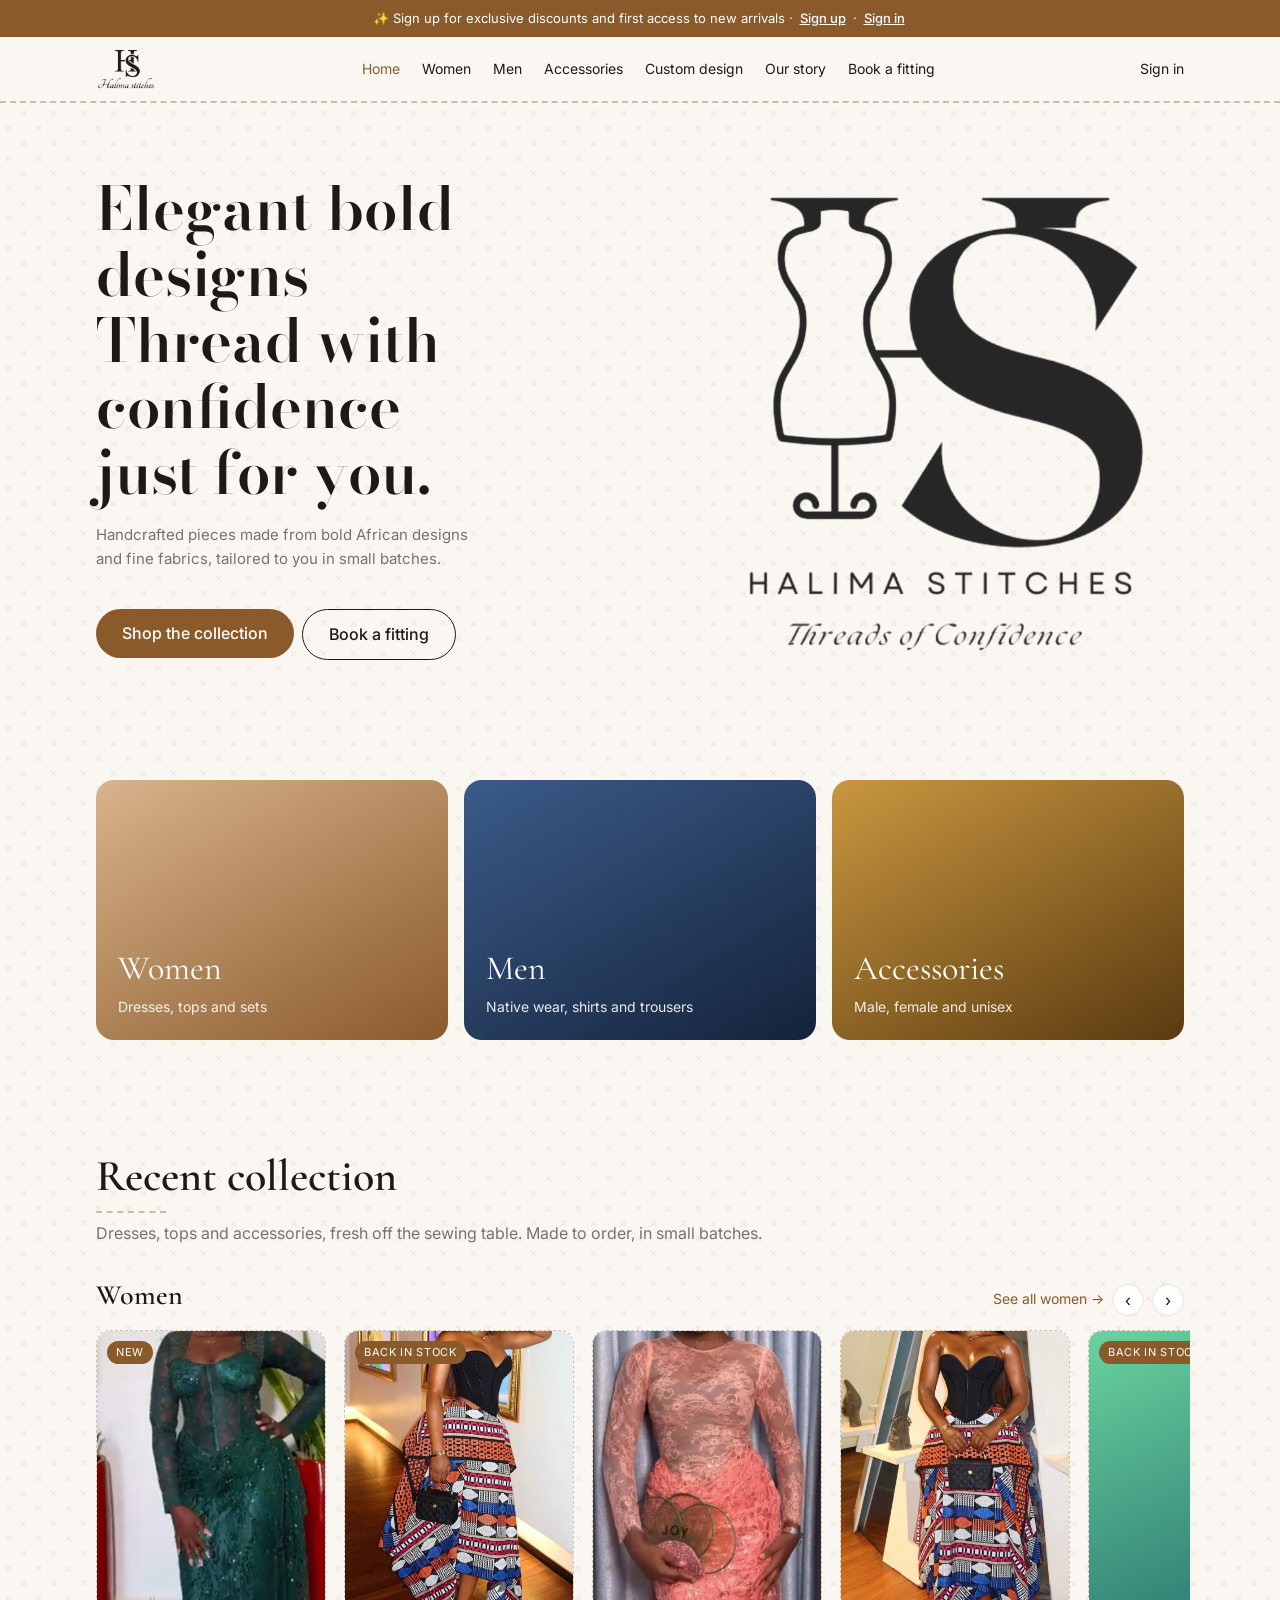
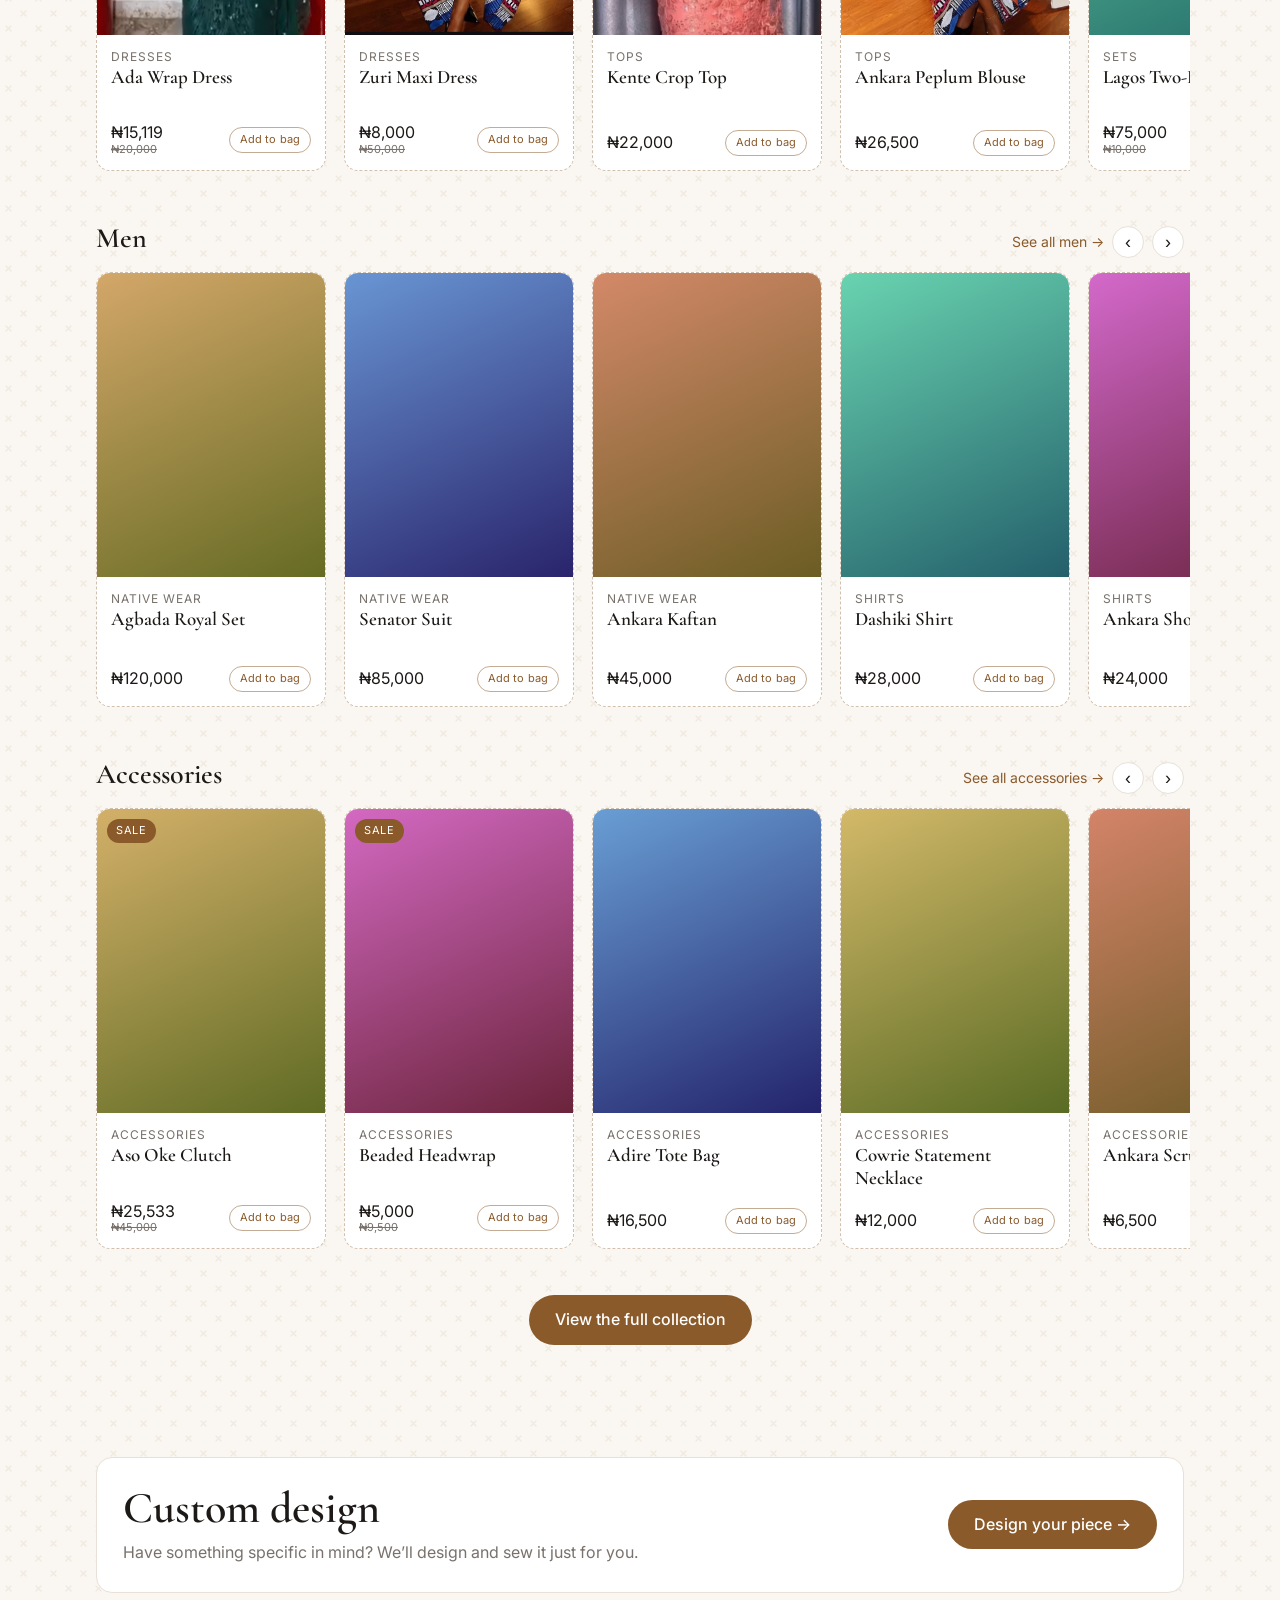
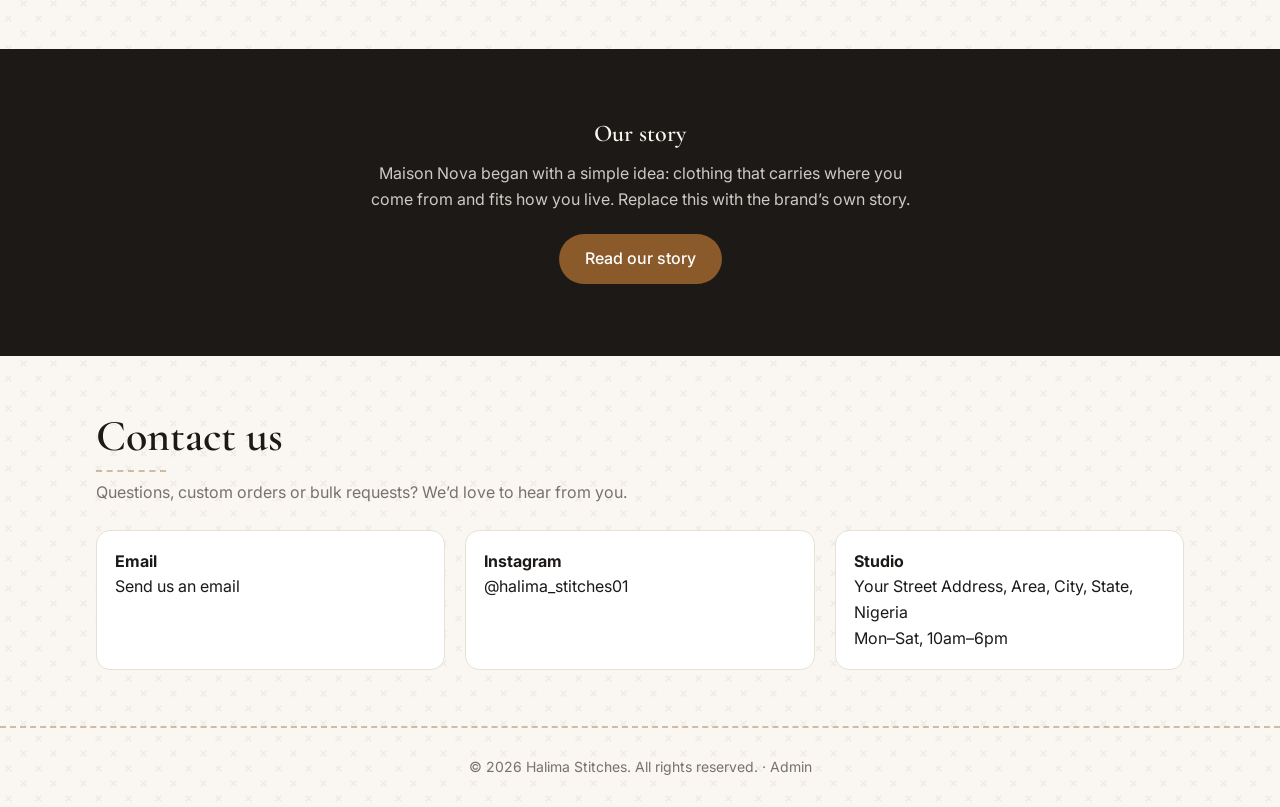
<file: index.html>
<!DOCTYPE html>
<html lang="en">
<head>
<meta charset="utf-8">
<meta name="viewport" content="width=device-width, initial-scale=1, viewport-fit=cover">

<title>Halima Stitches — Modern African Fashion</title>
<link rel="stylesheet" href="https://fonts.googleapis.com/css2?family=Bodoni+Moda:wght@500;600&family=Cormorant+Garamond:wght@500;600&family=Inter:wght@400;500&display=swap">
<link rel="stylesheet" href="style.css">
</head>
<body data-page="home">
<div id="hdr"></div>
<main>
<!-- ✏️ E -->
<div class="wrap hero">
<div>
<h1 data-k="Home headline">Elegant bold designs<br>Thread with confidence<br>just for you.</h1>
<p data-k="Home intro">Handcrafted pieces made from bold African designs  and fine fabrics, tailored to you in small batches.</p>
<a class="btn" href="shop.html">Shop the collection</a><a class="btn o" href="book.html">Book a fitting</a>
</div>

<div class="art" id="heroimg" role="img" aria-label="Hero photo"></div>
</div>
<div class="wrap sec">
<div class="tiles"><a class="tile" href="women.html" style="--a:#d9b38c;--b:#8a5a2b">Women<span>Dresses, tops and sets</span></a><a class="tile" href="men.html" style="--a:#3b5b8a;--b:#14233a">Men<span>Native wear, shirts and trousers</span></a><a class="tile" href="accessories.html?t=F" style="--a:#c9973f;--b:#5a3a10">Accessories<span>Male, female and unisex</span></a></div>
</div>

<div class="wrap sec" id="recent">
<h2>Recent collection</h2>
<p class="sub" data-k="Recent collection tagline">Dresses, tops and accessories, fresh off the sewing table. Made to order, in small batches.</p>
<div id="rsec"></div>
<div style="text-align:center;margin-top:28px"><a class="btn" href="shop.html">View the full collection</a></div>
</div>


<div class="wrap sec" id="custom">
<div class="tz"><div><h2>Custom design</h2><p class="sub" data-k="Custom design teaser" style="margin:6px 0 0">Have something specific in mind? We’ll design and sew it just for you.</p></div><a class="btn" href="design.html">Design your piece →</a></div>
</div>
<!--: flash sale bar. Change data-text to change the message -->
<!-- <div class="fs" aria-label="Flash sales coming soon"><div class="fst" id="fst" data-text="Flash sales coming soon ✦ Stay tuned"></div></div> -->
<!--: short story teaser. The full story is in story.html -->
<section class="story"><div class="wrap rv"><h2>Our story</h2><p data-k="Story teaser">Maison Nova began with a simple idea: clothing that carries where you come from and fits how you live. Replace this with the brand’s own story.</p><a class="btn" href="story.html">Read our story</a></div></section>
</main>
<div id="ftr"></div>
<script src="config.js"></script>
<script src="products.js"></script>
<script src="products-extra.js"></script>
<script src="data/store.js"></script>
<script src="script.js"></script>
</body>
</html>
</file>
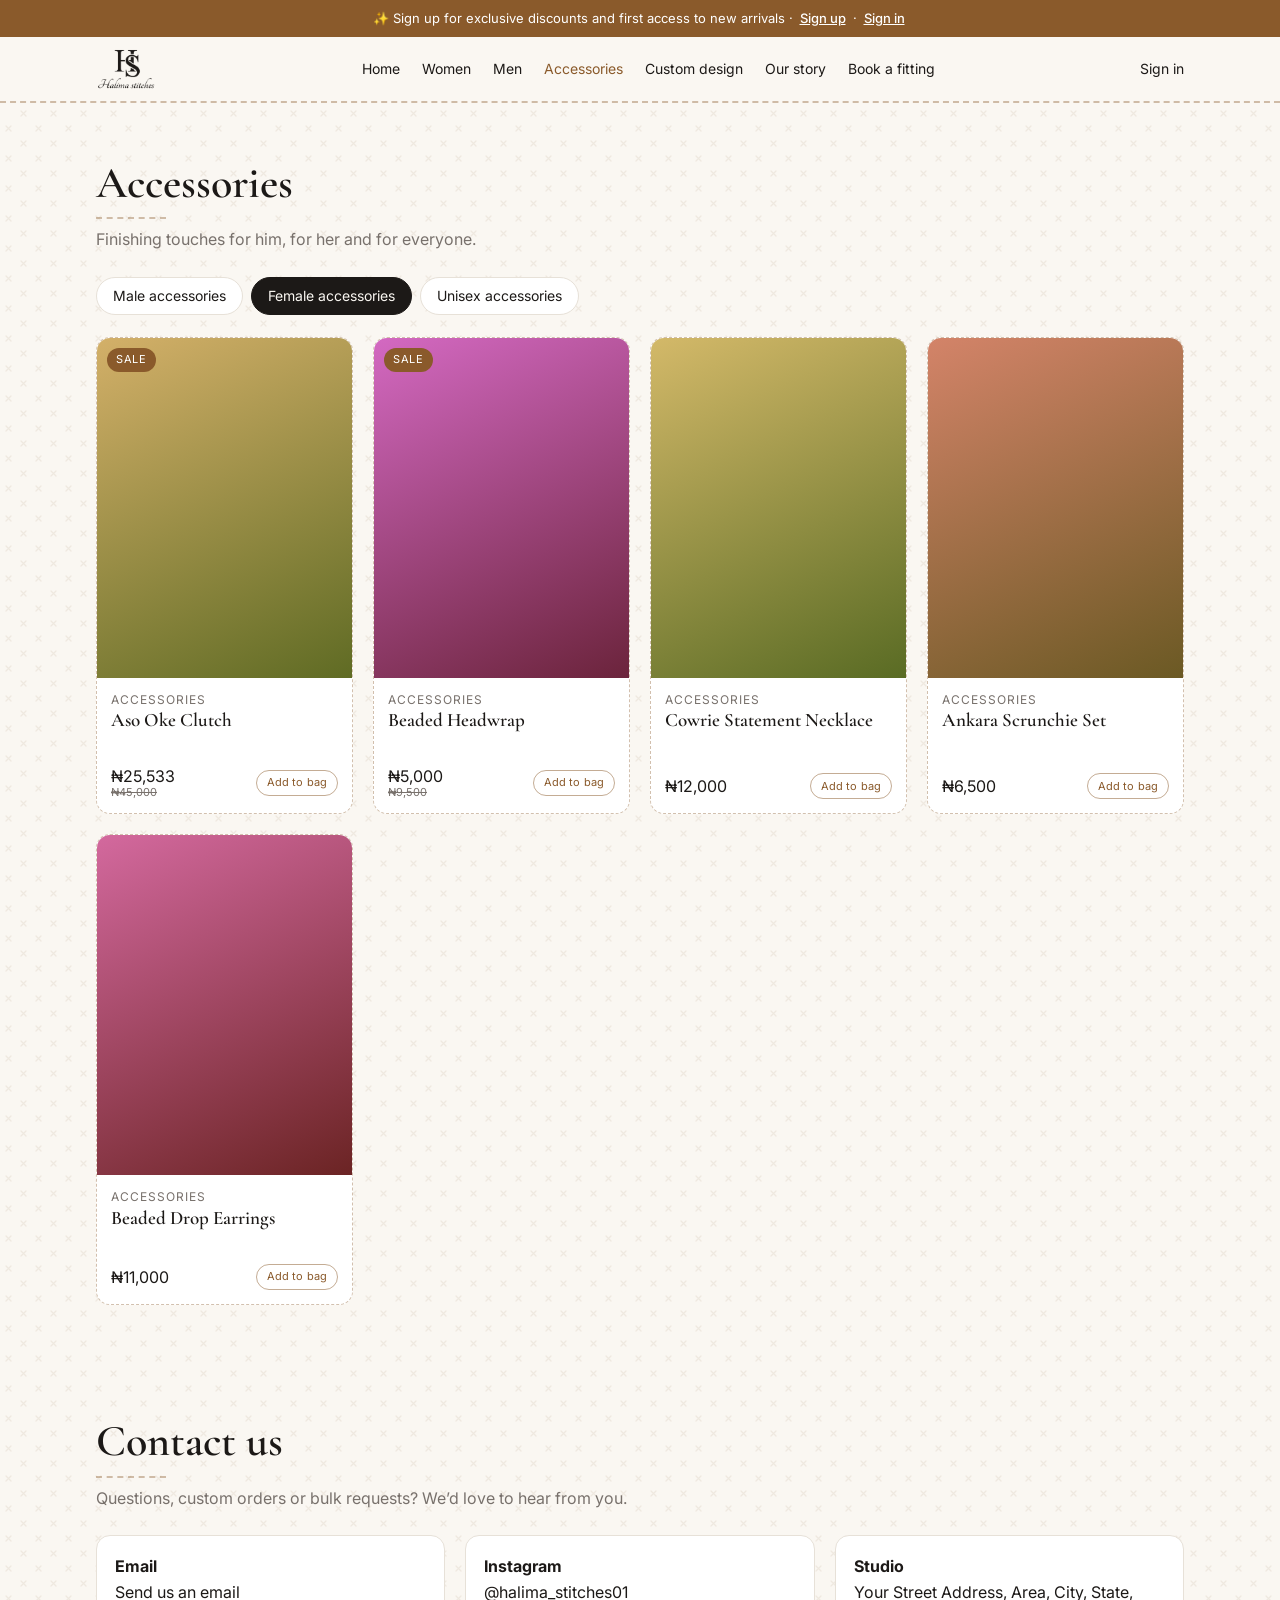
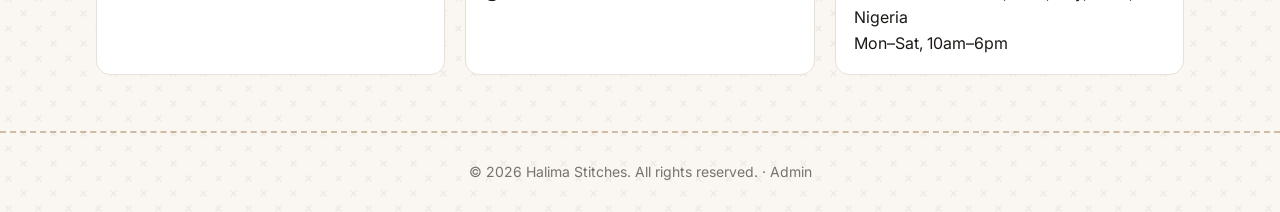
<file: accessories.html>
<!DOCTYPE html>
<html lang="en">
<head>
<meta charset="utf-8">
<meta name="viewport" content="width=device-width, initial-scale=1, viewport-fit=cover">
<!-- ✏️ EDIT: text shown in the browser tab -->
<title>Accessories | Maison Nova</title>
<link rel="stylesheet" href="https://fonts.googleapis.com/css2?family=Cormorant+Garamond:wght@500;600&family=Inter:wght@400;500&display=swap">
<link rel="stylesheet" href="style.css">
</head>
<body data-page="accessories">
<div id="hdr"></div>
<main>
<!-- ✏️ EDIT TEXT: accessories page heading and tagline. The tabs are Male, Female and Unisex -->
<div class="wrap sec"><h2>Accessories</h2><p class="sub">Finishing touches for him, for her and for everyone.</p><div class="tabs" id="tabs"></div><div class="grid" id="grid"></div></div>
</main>
<div id="ftr"></div>
<script src="config.js"></script>
<script src="products.js"></script>
<script src="products-extra.js"></script>
<script src="data/store.js"></script>
<script src="script.js"></script>
</body>
</html>
</file>
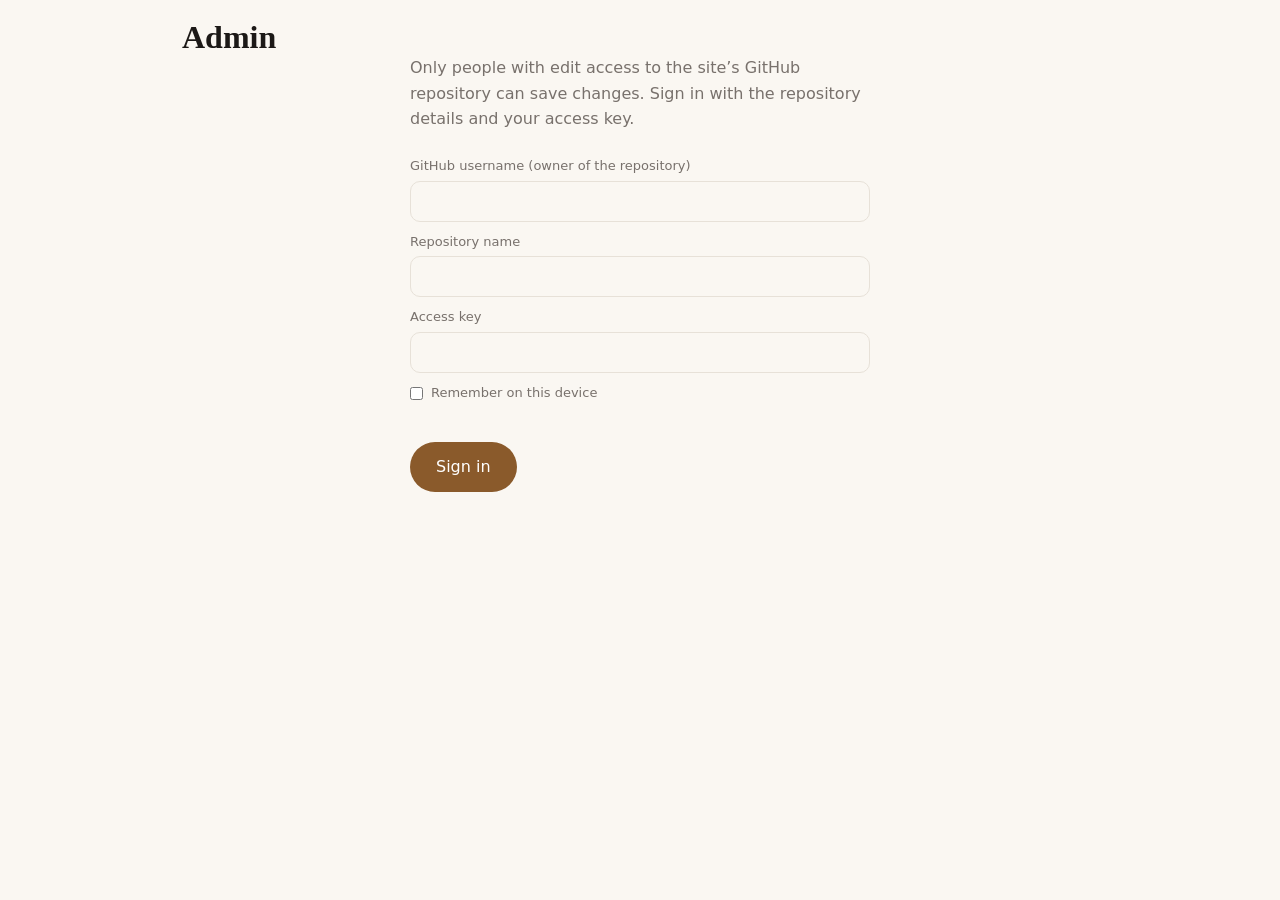
<file: admin.html>
<!DOCTYPE html>
<html lang="en"><head><meta charset="utf-8"><meta name="viewport" content="width=device-width, initial-scale=1"><meta name="robots" content="noindex">
<title>Admin</title>
<link rel="stylesheet" href="style.css">
<style>
.ad{max-width:980px;margin:0 auto;padding:20px clamp(16px,4vw,32px) 60px}.ad h1{font-size:32px}
.bar{display:flex;gap:10px;flex-wrap:wrap;align-items:center;justify-content:space-between;margin:14px 0}
.ad label{display:block;font-size:13px;color:var(--muted);margin-top:10px}
.ad input,.ad select,.ad textarea{width:100%;margin-top:4px;padding:9px;border:1px solid var(--line);border-radius:10px;background:var(--bg);color:var(--fg);font:inherit}
.ad textarea{min-height:90px;resize:vertical}.ad .cb{width:auto;margin:0}
.row2{display:grid;grid-template-columns:repeat(auto-fit,minmax(150px,1fr));gap:10px}
.pl{display:flex;gap:12px;align-items:center;padding:10px;border:1px solid var(--line);border-radius:12px;background:var(--card);margin-bottom:8px}
.pl .t0{width:48px;height:60px;border-radius:8px;flex:none;background-size:cover;background-position:center}
.pl .nm{flex:1;min-width:0}.pl small{color:var(--muted)}
.b{border:1px solid var(--line);background:var(--card);color:var(--fg);border-radius:999px;padding:6px 14px;font:inherit;font-size:13px;cursor:pointer;display:inline-block}.b.dg{color:#d93025}
.ps{display:grid;grid-template-columns:repeat(auto-fit,minmax(140px,1fr));gap:12px;margin-top:8px}
.ps>div{border:1px solid var(--line);border-radius:12px;padding:8px;background:var(--card);text-align:center}
.ps .im{aspect-ratio:4/5;border-radius:8px;background-size:cover;background-position:center;background-color:var(--bg);margin-bottom:6px}.ps .b{margin:2px;padding:4px 10px;font-size:12px}
.msg{min-height:1.4em;color:var(--accent);margin:8px 0}
.mdl{position:fixed;inset:0;background:rgba(0,0,0,.55);z-index:90;overflow:auto;padding:16px}html{-webkit-text-size-adjust:100%}.ad{overflow-x:hidden}#login{max-width:460px;margin:0 auto}
.tabs{flex-wrap:nowrap;overflow-x:auto;scrollbar-width:none}.tabs::-webkit-scrollbar{display:none}.tabs button{white-space:nowrap}
@media(max-width:640px){.ad input,.ad select,.ad textarea,.mdl input:not([type=file]),.mdl select,.mdl textarea{font-size:16px}.ad h1{font-size:28px}.bar>div:last-child{width:100%;display:flex;gap:8px;align-items:center;flex-wrap:wrap}.bar>div:last-child .btn{flex:1}.bar>div:last-child #st{flex-basis:100%;margin:0}.mf{flex-wrap:wrap}.mf .msg{flex-basis:100%}.mf .b,.mf .btn{flex:1}}
#tw .g2{margin-bottom:6px}.wh{font-family:var(--sans);font-size:13px;letter-spacing:.06em;font-weight:600;margin:20px 0 10px}
#pl{display:grid;grid-template-columns:repeat(auto-fill,minmax(200px,1fr));gap:14px}
.pc{display:flex;flex-direction:column;border:1px solid var(--line);border-radius:14px;background:var(--card);overflow:hidden}
.pc .pi{position:relative;aspect-ratio:4/5;background-size:cover;background-position:center}
.pc .pd{padding:10px 12px 4px;flex:1}.pc .pd b{display:block;font-size:14px;line-height:1.3;height:2.6em;overflow:hidden}.pc small{color:var(--muted);display:block;margin-top:2px}.pc .pp{margin-top:6px;font-weight:500}
.pc .pa{display:flex;gap:6px;padding:8px 12px 12px}.pc .pa .b{flex:1;text-align:center}
@media(max-width:560px){#pl{grid-template-columns:repeat(2,1fr);gap:10px}}
.mdl>div{max-width:880px;margin:0 auto;background:var(--bg);border-radius:18px;box-shadow:0 20px 60px rgba(0,0,0,.35)}
.mh{display:flex;justify-content:space-between;gap:12px;align-items:center;padding:18px 24px;border-bottom:1px solid var(--line)}.mh h2{font-size:28px}.mh p{margin:2px 0 0;font-size:13px}
.sc{padding:18px 24px;border-bottom:1px solid var(--line)}
.sc h3{font-family:var(--sans);font-size:13px;letter-spacing:.06em;font-weight:600;margin:0 0 12px}
.g2,.g3,.g4{display:grid;gap:14px}.g2{grid-template-columns:1fr 1fr}.g3{grid-template-columns:repeat(3,1fr)}.g4{grid-template-columns:repeat(4,1fr)}.gap{margin-top:14px}
.mdl label:not(.b){display:block;font-size:12.5px;color:var(--muted)}
.mdl input:not([type=file]),.mdl select,.mdl textarea{display:block;width:100%;margin-top:6px;padding:9px 12px;border:1px solid var(--line);border-radius:10px;background:var(--bg);color:var(--fg);font:inherit}
.mdl input:not([type=file]),.mdl select{height:42px}.mdl textarea{min-height:110px;resize:vertical}
.mdl input:focus,.mdl select:focus,.mdl textarea:focus{outline:2px solid var(--accent);outline-offset:1px;border-color:transparent}
.hint{color:var(--muted);font-size:12px;display:block;margin-top:10px}
.mf{position:sticky;bottom:0;display:flex;gap:10px;align-items:center;justify-content:flex-end;padding:14px 24px;background:var(--bg);border-top:1px solid var(--line);border-radius:0 0 18px 18px}.mf .msg{flex:1;margin:0;font-size:13px}
.pt{border:1px solid var(--line);border-radius:12px;padding:8px;background:var(--card);text-align:center}.pt.m{border-color:var(--accent)}.pt .sl{font-size:12px;color:var(--muted);margin-bottom:6px}
.pt .im{aspect-ratio:1;border-radius:8px;background-size:cover;background-position:center;background-color:var(--bg);display:flex;align-items:center;justify-content:center;color:var(--muted);font-size:12px}.pt .im.e{border:2px dashed var(--line)}
.pb{display:flex;flex-wrap:wrap;gap:4px;justify-content:center;margin-top:8px}.pb .b{padding:4px 10px;font-size:12px}
@media(max-width:640px){.mdl{padding:0}.mdl>div{border-radius:0;min-height:100%}.g2,.g3{grid-template-columns:1fr}.g4{grid-template-columns:1fr 1fr}.mf{border-radius:0}}
[hidden]{display:none!important}
</style></head>
<body><div class="ad">
<h1>Admin</h1>
<div id="login">
<p class="sub">Only people with edit access to the site’s GitHub repository can save changes. Sign in with the repository details and your access key.</p>
<label>GitHub username (owner of the repository)<input id="o"></label>
<label>Repository name<input id="r"></label>
<label>Access key<input id="k" type="password" autocomplete="current-password"></label>
<label style="display:flex;gap:8px;align-items:center"><input class="cb" id="rm" type="checkbox"> Remember on this device</label>
<div class="msg" id="lm"></div><button class="btn" id="go">Sign in</button>
</div>
<div id="app" hidden>
<div class="bar"><div class="tabs" id="tb"><button class="on" data-t="p">Products</button><button data-t="w">Wording</button><button data-t="a">Activity</button></div>
<div><span id="st" class="sub" style="margin-right:10px"></span><button class="btn" id="pub" style="margin:0">Publish changes</button> <button class="b" id="so">Sign out</button></div></div>
<div class="msg" id="am"></div>
<div id="tp"><div class="bar"><input id="q" placeholder="Search products" style="max-width:260px;margin:0"><button class="b" id="add">+ Add product</button></div><div id="pl"></div></div>
<div id="tw" hidden></div>
<div id="ta" hidden></div>
</div></div>
<div class="mdl" id="md" hidden><div id="ed"></div></div>
<script src="config.js"></script><script src="products.js"></script><script src="products-extra.js"></script>
<script>
(function(){
var $=function(i){return document.getElementById(i)};
var O,R,T,S={products:null,text:{}},SHA=null,dirty=false,cur=-1,W=null,DEF={},PRE={};
var esc=function(s){return String(s==null?'':s).replace(/&/g,'&amp;').replace(/</g,'&lt;').replace(/"/g,'&quot;')};
var cl=function(s){return String(s).replace(/[<>]/g,'').trim()};
function gh(p,o){
  return fetch('https://api.github.com/repos/'+O+'/'+R+(p?'/'+p:''),Object.assign({},o||{},{headers:{
    Authorization:'Bearer '+T,
    Accept:'application/vnd.github+json',
    'Content-Type':'application/json'
  }}))
}function say(t){$('am').textContent=t}
function pic(p){return p?"url('"+encodeURI(PRE[p]||p)+"')":'none'}
try{var sv=JSON.parse(localStorage.getItem('ad_cfg')||'null');if(sv){$('o').value=sv.o;$('r').value=sv.r;$('k').value=sv.k;$('rm').checked=true}}catch(e){}
if(!$('o').value&&/\.github\.io$/.test(location.hostname)){$('o').value=location.hostname.split('.')[0];$('r').value=location.pathname.split('/')[1]||''}
$('go').onclick=async function(){O=$('o').value.trim();R=$('r').value.trim();T=$('k').value.replace(/\s/g,'');var m=$('lm');m.textContent='Checking…';
if(/[^\x21-\x7E]/.test(T)){m.textContent='The access key has unusual characters. Copy it again from GitHub, without spaces.';return}
if(typeof PRODUCTS==='undefined'||typeof DESC==='undefined'||!DESC['Native wear']){m.textContent='The product list did not load. Make sure products.js and products-extra.js are in the same folder as admin.html, then reload.';return}
try{var r=await gh('');if(!r.ok){m.textContent='That key or repository was not accepted. Check the details.';return}
var j=await r.json();if(!j.permissions||!j.permissions.push){m.textContent='This key can’t edit the site. Ask the owner for write access.';return}
try{if($('rm').checked)localStorage.setItem('ad_cfg',JSON.stringify({o:O,r:R,k:T}));else localStorage.removeItem('ad_cfg')}catch(e){}
await load();$('login').hidden=true;$('app').hidden=false;render()}catch(e){m.textContent='Could not connect ('+(e&&e.message?e.message:'unknown error')+'). Check your internet, turn off any ad blocker or VPN, and try again.'}};
async function load(){var r=await gh('contents/data/store.js');
if(r.ok){var j=await r.json();SHA=j.sha;var t=decodeURIComponent(escape(atob(j.content.replace(/\n/g,''))));try{S=JSON.parse(t.slice(t.indexOf('=')+1,t.lastIndexOf(';')))}catch(e){S={}}}
S.products=S.products||JSON.parse(JSON.stringify(PRODUCTS));S.text=S.text||{};
for(var pi of ['index.html','story.html']){try{var h=await (await fetch(pi)).text(),d=new DOMParser().parseFromString(h,'text/html');d.querySelectorAll('[data-k]').forEach(function(e){DEF[e.dataset.k]=e.dataset.n!==undefined?e.dataset.n:e.innerHTML.replace(/<br\s*\/?>/g,'\n').replace(/&amp;/g,'&').replace(/&lt;/g,'<').replace(/&gt;/g,'>')})}catch(e){}}}
function render(){var q=($('q').value||'').toLowerCase();
$('pl').innerHTML=S.products.map(function(x,i){if(q&&(x.n+' '+x.c).toLowerCase().indexOf(q)<0)return '';
return '<div class="pc"><div class="pi" style="background-image:'+pic((x.img||[])[0])+';background-color:hsl('+(x.h||30)+' 50% 60%)">'+(x.tag?'<i class="tg">'+esc(x.tag)+'</i>':'')+'</div><div class="pd"><b>'+esc(x.n)+'</b><small>'+esc(x.c)+' · '+({M:'Men',F:'Women',U:'Unisex'}[x.g]||'')+'</small><div class="pp">₦'+(+x.p).toLocaleString()+(x.was?' <s class="was">₦'+(+x.was).toLocaleString()+'</s>':'')+'</div></div><div class="pa"><button class="b" data-e="'+i+'">Edit</button><button class="b dg" data-x="'+i+'">Delete</button></div></div>'}).join('');
var ks=Object.keys(DEF),gr=[['Home page',ks.filter(function(k){return k.indexOf('Story page:')!==0})],['Our story page',ks.filter(function(k){return k.indexOf('Story page:')===0})]];
$('tw').innerHTML=gr.map(function(g){return g[1].length?'<h3 class="wh">'+g[0]+'</h3><div class="g2">'+g[1].map(function(k){var v=S.text[k]!=null?S.text[k]:DEF[k];return '<label>'+esc(k.replace('Story page: ',''))+'<textarea data-w="'+esc(k)+'">'+esc(v)+'</textarea></label>'}).join('')+'</div>':''}).join('')||'<p class="sub">No editable wording found.</p>';
$('st').textContent=dirty?'Unpublished changes':'Up to date'}
$('q').oninput=render;$('so').onclick=function(){try{localStorage.removeItem('ad_cfg')}catch(e){}location.reload()};
$('tb').onclick=function(e){var t=e.target.dataset.t;if(!t)return;document.querySelectorAll('#tb button').forEach(function(b){b.classList.toggle('on',b===e.target)});$('tp').hidden=t!=='p';$('tw').hidden=t!=='w';$('ta').hidden=t!=='a';if(t==='a')actStart();else actStop()};
$('tw').oninput=function(){dirty=true;$('st').textContent='Unpublished changes'};
$('pl').onclick=function(e){var a=e.target.dataset;if(a.e!=null)edit(+a.e);if(a.x!=null&&confirm('Delete this product from the site?')){S.products.splice(+a.x,1);dirty=true;render()}};
$('add').onclick=function(){edit(-1)};
function edit(i){cur=i;W=i<0?{n:'',c:'',g:'F',p:0,h:Math.floor(Math.random()*360),f:'',img:[]}:JSON.parse(JSON.stringify(S.products[i]));W.img=W.img||[];for(var k=0;k<4;k++)W.img[k]=W.img[k]||'';
var cats=S.products.map(function(x){return x.c}).filter(function(v,j,a){return a.indexOf(v)===j});
$('ed').innerHTML='<div class="mh"><div><h2>'+(i<0?'Add product':'Edit product')+'</h2><p class="sub">Save the product, then press Publish changes to update the site.</p></div><button class="b" id="cc" aria-label="Close">\u2715</button></div>'
+'<div class="sc"><h3>Basics</h3><label>Name<input id="fn" placeholder="e.g. Ada Wrap Dress"></label><div class="g2 gap"><label>Category<input id="fc" list="cl" placeholder="e.g. Dresses"></label><label>For<select id="fg"><option value="F">Women</option><option value="M">Men</option><option value="U">Unisex</option></select></label></div></div>'
+'<div class="sc"><h3>Price and label</h3><div class="g3"><label>Price (\u20a6)<input id="fp" type="number" min="0"></label><label>Old price (\u20a6)<input id="fw" type="number" min="0"></label><label>Label<select id="ft"><option value="">None</option><option>New</option><option>Back in stock</option><option>Sale</option><option>Sold out</option></select></label></div><small class="hint" id="dn"></small></div>'
+'<div class="sc"><h3>Details</h3><label>Fabric<input id="ff" placeholder="e.g. Ankara"></label><label class="gap">Description<textarea id="fd" placeholder="A short description customers will see on the product page"></textarea></label><small class="hint" id="dc"></small></div>'
+'<datalist id="cl">'+cats.map(function(c){return '<option>'+esc(c)+'</option>'}).join('')+'</datalist>'
+'<div class="sc"><h3>Pictures</h3><div class="g4" id="ps"></div><small class="hint">The first picture is the main one shown in the shop. Use Make main to move a picture to first place.</small></div>'
+'<div class="mf"><div class="msg" id="em"></div><button class="b" id="cc2">Cancel</button><button class="btn" id="sp" style="margin:0">Save product</button></div>';
$('fn').value=W.n;$('fc').value=W.c;$('fg').value=W.g||'F';$('fp').value=W.p||'';$('fw').value=W.was||'';$('ft').value=W.tag||'';$('ff').value=W.f||'';$('fd').value=W.d||'';slots();note();$('md').hidden=false;$('md').scrollTop=0}
function slots(){$('ps').innerHTML=W.img.map(function(p,k){return '<div class="pt'+(k?'':' m')+'"><div class="sl">'+(k?'Picture '+(k+1):'Main picture')+'</div><div class="im'+(p?'':' e')+'" style="background-image:'+pic(p)+'">'+(p?'':'No picture')+'</div><div class="pb"><label class="b">'+(p?'Replace':'Add')+'<input type="file" accept="image/*" data-u="'+k+'" hidden></label>'+(k&&p?'<button class="b" data-m="'+k+'">Make main</button>':'')+(p?'<button class="b dg" data-r="'+k+'">Remove</button>':'')+'</div></div>'}).join('')}
function note(){var p=+$('fp').value,w=+$('fw').value;$('dn').textContent=w>p&&p>0?'Shows as '+Math.round((1-p/w)*100)+'% off':(w&&w<=p?'The old price should be higher than the price.':'Leave the old price blank if there is no discount.');$('dc').textContent=$('fd').value.length+' characters'}
function shrink(f){return new Promise(function(res){var im=new Image(),u=URL.createObjectURL(f);im.onload=function(){var s=Math.min(1,1200/Math.max(im.width,im.height)),c=document.createElement('canvas');c.width=im.width*s;c.height=im.height*s;c.getContext('2d').drawImage(im,0,0,c.width,c.height);res(c.toDataURL('image/jpeg',.85));URL.revokeObjectURL(u)};im.src=u})}
$('ed').oninput=note;
$('ed').onchange = async function(e) {
  var k = e.target.dataset.u;

  if (k == null || !e.target.files[0]) return;

  k = +k;

  var em = $('em');
  em.textContent = 'Uploading picture ' + (k + 1) + '...';

  try {
    var b = await shrink(e.target.files[0]);

    var slug = (cl($('fn').value) || 'item')
      .toLowerCase()
      .replace(/[^a-z0-9]+/g, '-')
      .replace(/^-|-$/g, '') || 'item';

    var path = 'images/products/' + slug + '-' + (k + 1) + '-' + Date.now() + '.jpg';

    var r = await gh('contents/' + path, {
      method: 'PUT',
      body: JSON.stringify({
        message: 'Admin: add product picture',
        content: b.split(',')[1],
        branch: 'main'
      })
    });

    var result = await r.json();

    if (!r.ok) {
      em.textContent = 'GitHub upload failed: ' +
        (result.message || r.status);
      console.error('GitHub image upload error:', result);
      return;
    }

    if (!result.content || !result.content.path) {
      em.textContent = 'Upload response was incomplete. Please try again.';
      console.error('Unexpected upload response:', result);
      return;
    }

    PRE[path] = b;
    W.img[k] = path;

    em.textContent = 'Image uploaded successfully! Press Save product, then Publish changes.';

    slots();

  } catch (err) {
    em.textContent = 'Upload error: ' + (err.message || err);
    console.error('Image upload error:', err);
  }
};
$('ed').onclick=function(e){var a=e.target.dataset,t=e.target.id;
if(a.m!=null){var k=+a.m,x=W.img[0];W.img[0]=W.img[k];W.img[k]=x;slots()}
if(a.r!=null){W.img[+a.r]='';slots()}
if(t==='cc'||t==='cc2')$('md').hidden=true;
if(t==='sp'){var n=cl($('fn').value);if(!n){$('em').textContent='Please add a name.';return}
W.n=n;W.c=cl($('fc').value)||'Other';W.g=$('fg').value;W.p=+$('fp').value||0;W.f=cl($('ff').value);W.d=cl($('fd').value);var w=+$('fw').value,tg=$('ft').value;
if(w)W.was=w;else delete W.was;if(tg)W.tag=tg;else delete W.tag;if(!W.d)delete W.d;
if(cur<0)S.products.push(W);else S.products[cur]=W;dirty=true;$('md').hidden=true;render()}};
var AT=null,APOLL=null;
function sb(p){return fetch(SUPA_URL+p,{headers:Object.assign({apikey:SUPA_KEY},AT?{Authorization:'Bearer '+AT}:{})})}
function actStop(){clearInterval(APOLL)}
function actStart(){var box=$('ta');
if(typeof SUPA_URL==='undefined'||!SUPA_URL){box.innerHTML='<p class="sub">Activity tracking is not connected yet. Add SUPA_URL and SUPA_KEY to config.js (see the setup guide).</p>';return}
if(!AT){box.innerHTML='<p class="sub">Sign in with the admin email you created in Supabase to see live activity.</p><div class="g2" style="max-width:520px"><label>Admin email<input id="ae" type="email"></label><label>Password<input id="ap" type="password"></label></div><div class="msg" id="am2"></div><button class="btn" id="al" style="margin:0">View activity</button>';$('al').onclick=actLogin;return}
actLoad();clearInterval(APOLL);APOLL=setInterval(actLoad,10000)}
async function actLogin(){var m=$('am2');m.textContent='Signing in…';try{var r=await fetch(SUPA_URL+'/auth/v1/token?grant_type=password',{method:'POST',headers:{apikey:SUPA_KEY,'Content-Type':'application/json'},body:JSON.stringify({email:$('ae').value.trim(),password:$('ap').value})});var j=await r.json();if(!r.ok||!j.access_token){m.textContent='Email or password not accepted.';return}AT=j.access_token;actStart()}catch(e){m.textContent='Could not connect.'}}
async function actLoad(){var since=new Date(Date.now()-7*864e5).toISOString();
var r=await sb('/rest/v1/events?select=vid,type,page,item,qty,total,created_at&created_at=gte.'+since+'&order=created_at.desc&limit=5000');
if(!r.ok){AT=null;actStop();$('ta').innerHTML='<p class="sub">Could not read activity (error '+r.status+'). Check that this email is listed as an admin in Supabase.</p>';return}
var ev=await r.json(),now=Date.now(),T=function(e){return new Date(e.created_at).getTime()};
var uniq=function(a){var o={};a.forEach(function(e){o[e.vid]=1});return Object.keys(o).length};
var top=function(t,n){var c={};ev.filter(function(e){return e.type===t&&e.item}).forEach(function(e){e.item.split(', ').forEach(function(i){c[i]=(c[i]||0)+1})});return Object.keys(c).sort(function(a,b){return c[b]-c[a]}).slice(0,n).map(function(k){return [k,c[k]]})};
var live=ev.filter(function(e){return T(e)>now-3e5}),today=ev.filter(function(e){return T(e)>now-864e5});
var o7=ev.filter(function(e){return e.type==='order_whatsapp'}),oT=today.filter(function(e){return e.type==='order_whatsapp'}),v7=uniq(ev);
var card=function(l,v,s){return '<div class="stat"><b>'+v+'</b><span>'+l+(s?'<br>'+s:'')+'</span></div>'};
var list=function(a){return a.length?'<ol style="margin:0;padding-left:20px">'+a.map(function(x){return '<li>'+esc(x[0])+' <b>'+x[1]+'</b></li>'}).join('')+'</ol>':'<p class="sub">Nothing yet.</p>'};
var ago=function(e){var s=Math.round((now-T(e))/1000);return s<60?s+'s ago':s<3600?Math.round(s/60)+' min ago':Math.round(s/3600)+' h ago'};
var lab={visit:'New visit',page_view:'Viewed',product_view:'Looked at',add_to_bag:'Added to bag',order_whatsapp:'Sent an order to WhatsApp',fitting_request:'Started a fitting request',design_request:'Started a design request'};
$('ta').innerHTML='<div class="stats">'+card('Online now (5 min)',uniq(live))+card('Visitors today',uniq(today))+card('Visitors (7 days)',v7)+card('Orders to WhatsApp today',oT.length)+card('Orders to WhatsApp (7 days)',o7.length,v7?(o7.length/v7*100).toFixed(1)+'% of visitors':'')+'</div>'
+'<div class="g3"><div><h3 class="wh">Most looked at</h3>'+list(top('product_view',6))+'</div><div><h3 class="wh">Most added to bag</h3>'+list(top('add_to_bag',6))+'</div><div><h3 class="wh">Most ordered</h3>'+list(top('order_whatsapp',6))+'</div></div>'
+'<h3 class="wh">Orders going to WhatsApp</h3>'+(o7.length?o7.slice(0,8).map(function(e){return '<div class="pl" style="margin-bottom:6px"><div class="nm"><b>'+esc(e.item||'')+'</b><br><small>'+(e.qty||0)+' item(s) \u00b7 \u20a6'+(+e.total||0).toLocaleString()+' \u00b7 '+ago(e)+'</small></div></div>'}).join(''):'<p class="sub">No orders yet.</p>')
+'<h3 class="wh">Live feed</h3>'+ev.slice(0,15).map(function(e){return '<div class="sub" style="margin:4px 0">'+ago(e)+' \u2014 '+(lab[e.type]||e.type)+(e.item?': '+esc(e.item):(e.page?' ('+esc(e.page)+')':''))+'</div>'}).join('')+'<p class="hint">Updates every 10 seconds while this tab is open.</p>'}
$('pub').onclick=async function(){say('Publishing…');
document.querySelectorAll('[data-w]').forEach(function(t){var k=t.dataset.w;if(t.value!==DEF[k])S.text[k]=t.value;else delete S.text[k]});
var body = {
  message: 'Admin: update products and wording',
  content: btoa(unescape(encodeURIComponent('var STORE=' + JSON.stringify(S) + ';\n'))),
  branch: 'main'
};

if (SHA) body.sha = SHA;
var r=await gh('contents/data/store.js',{method:'PUT',body:JSON.stringify(body)});
if(!r.ok){say(r.status===409||r.status===422?'Someone else changed the site. Reload this page and try again.':'Could not publish (error '+r.status+').');return}
SHA=(await r.json()).content.sha;dirty=false;render();say('Published. The live site updates in about a minute.')};
})();
</script></body></html>
</file>
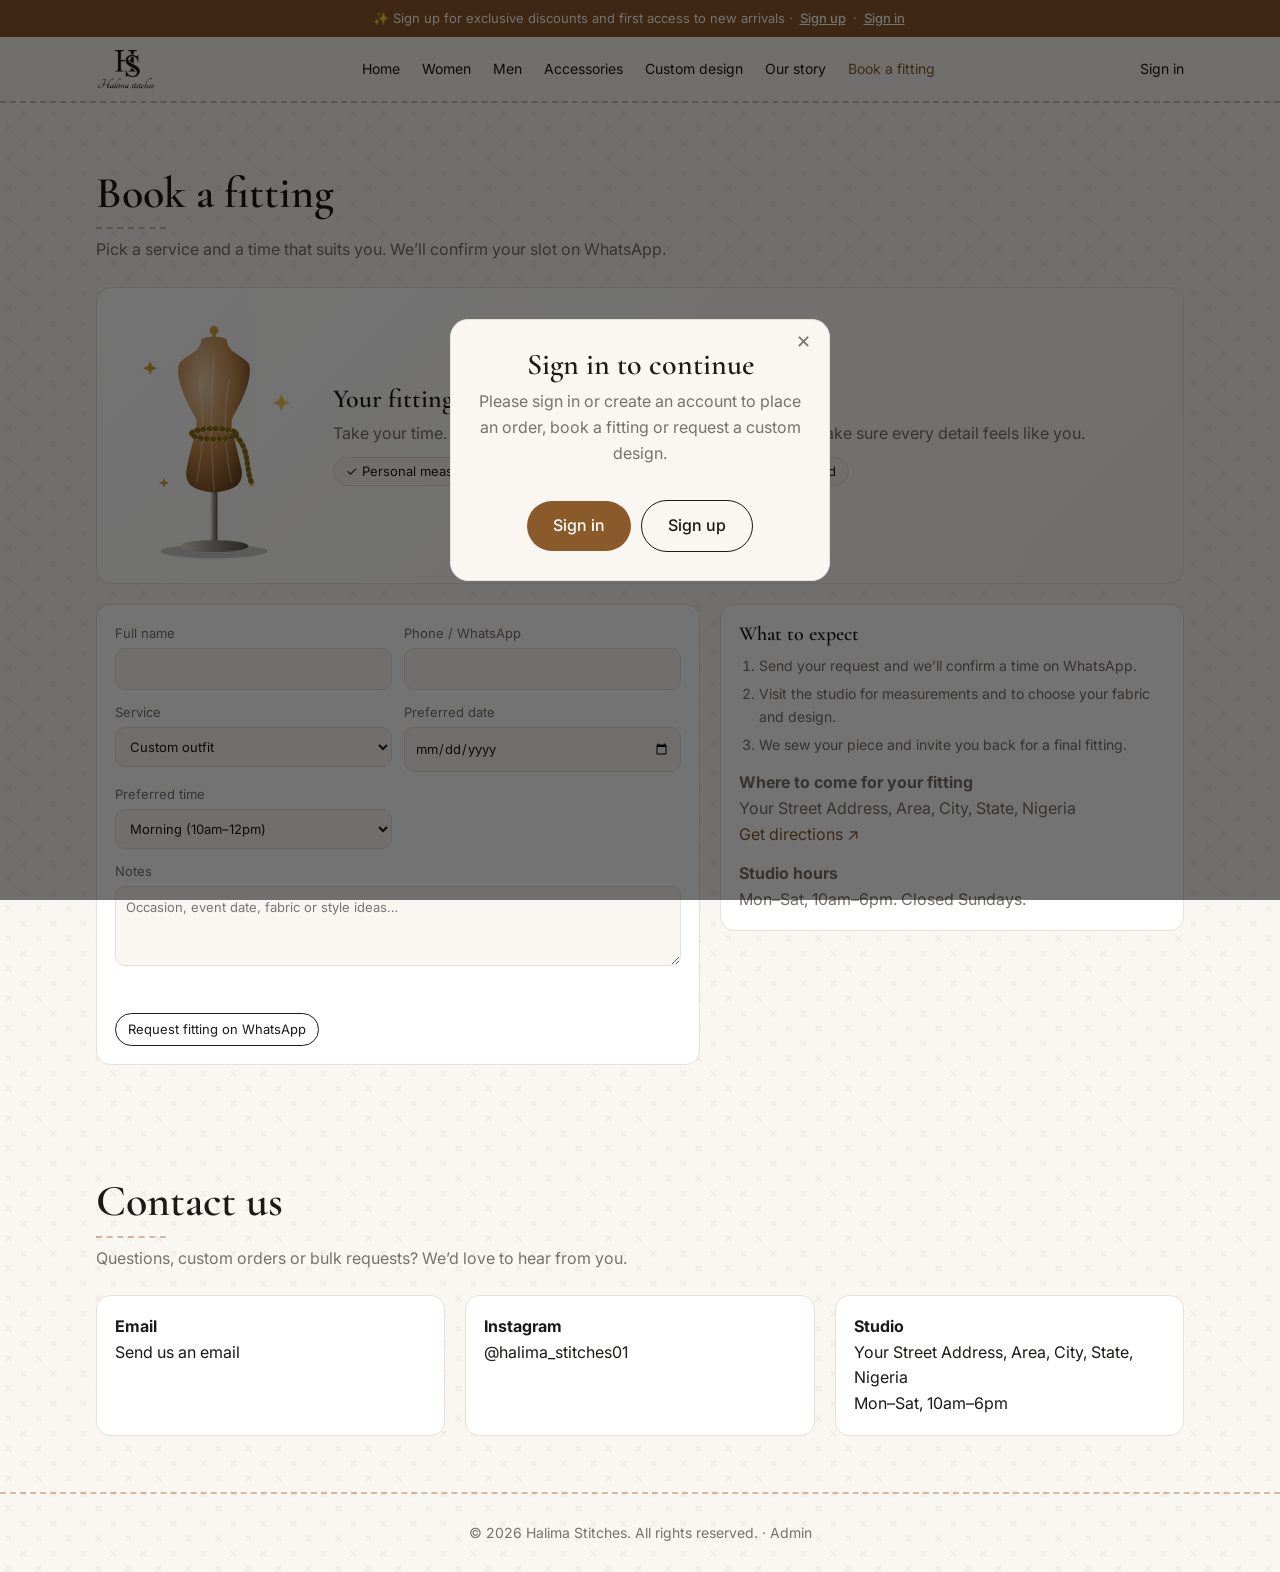
<file: book.html>
<!DOCTYPE html>
<html lang="en">
<head>
<meta charset="utf-8">
<meta name="viewport" content="width=device-width, initial-scale=1, viewport-fit=cover">
<!-- ✏️ EDIT: text shown in the browser tab -->
<title>Book a fitting | Halima Stitches</title>
<link rel="stylesheet" href="https://fonts.googleapis.com/css2?family=Cormorant+Garamond:wght@500;600&family=Inter:wght@400;500&display=swap">
<link rel="stylesheet" href="style.css">
</head>
<body data-page="book">
<div id="hdr"></div>
<main>
<!-- ✏️ EDIT TEXT: Book a fitting page: intro, welcome message, services, time slots, opening hours -->
<div class="wrap sec" id="book">
<h2 style="margin-top:10px">Book a fitting</h2>
<p class="sub">Pick a service and a time that suits you. We’ll confirm your slot on WhatsApp.</p>
<div class="stage" id="stg">
<svg id="mn" viewBox="0 0 220 300" role="img" aria-label="Illustration of a dress form wrapped in a measuring tape">
<defs>
<radialGradient id="gb" cx="35%" cy="30%" r="80%"><stop offset="0" stop-color="#f1d3a8"/><stop offset=".55" stop-color="#c58b4e"/><stop offset="1" stop-color="#6e431c"/></radialGradient>
<linearGradient id="gm" x1="0" x2="1"><stop offset="0" stop-color="#e9e4da"/><stop offset=".5" stop-color="#9c968b"/><stop offset="1" stop-color="#5d584f"/></linearGradient>
</defs>
<ellipse cx="110" cy="284" rx="62" ry="8" fill="rgba(0,0,0,.2)"/>
<rect x="106" y="212" width="8" height="66" fill="url(#gm)"/>
<ellipse cx="110" cy="278" rx="40" ry="7" fill="url(#gm)"/>
<rect x="108" y="30" width="4" height="10" fill="#d9a441"/><circle cx="110" cy="28" r="5" fill="#d9a441"/>
<path d="M95 40C95 52 80 56 70 66C64 80 76 108 88 128C93 140 86 150 78 190C76 205 84 214 110 216C136 214 144 205 142 190C134 150 127 140 132 128C144 108 156 80 150 66C140 56 125 52 125 40C125 34 95 34 95 40Z" fill="url(#gb)"/>
<g fill="none" stroke="rgba(255,255,255,.35)" stroke-width="1.5"><path d="M110 56C106 110 106 160 110 214"/><path d="M92 84C100 124 98 162 90 204"/><path d="M128 84C120 124 122 162 130 204"/></g>
<g fill="none" stroke-linecap="round"><ellipse cx="110" cy="148" rx="26" ry="6" stroke="#f2c94c" stroke-width="6"/><ellipse cx="110" cy="148" rx="26" ry="6" stroke="rgba(0,0,0,.45)" stroke-width="6" stroke-dasharray="1 6"/><path d="M135 150C152 166 146 188 154 206" stroke="#f2c94c" stroke-width="6"/><path d="M135 150C152 166 146 188 154 206" stroke="rgba(0,0,0,.45)" stroke-width="6" stroke-dasharray="1 6"/></g>
<g id="sp"><path class="tw" transform="translate(36 72)" d="M0-8L2.5-2.5L8 0L2.5 2.5L0 8L-2.5 2.5L-8 0L-2.5-2.5Z" fill="#d9a441"/><path class="tw" transform="translate(188 112) scale(1.2)" d="M0-8L2.5-2.5L8 0L2.5 2.5L0 8L-2.5 2.5L-8 0L-2.5-2.5Z" fill="#f2c94c"/><path class="tw" transform="translate(52 205) scale(.7)" d="M0-8L2.5-2.5L8 0L2.5 2.5L0 8L-2.5 2.5L-8 0L-2.5-2.5Z" fill="#d9a441"/></g>
</svg>
<div class="stx">
<h3>Your fitting, made just for you</h3>
<p>Take your time. We’ll listen to your ideas, measure with care and make sure every detail feels like you.</p>
<div class="chips"><span>✓ Personal measurements</span><span>✓ Fabric guidance</span><span>✓ Final fitting included</span></div>
</div>
</div>
<div class="bk">
<div class="card" style="padding:18px">
<div class="fg">
<label>Full name<input id="bn" autocomplete="name"></label>
<label>Phone / WhatsApp<input id="bp" type="tel" autocomplete="tel"></label>
<label>Service<select id="bsv"><option>Custom outfit</option><option>Bridal &amp; event wear</option><option>Alterations</option><option>Style consultation</option></select></label>
<label>Preferred date<input id="bd" type="date"></label>
<label>Preferred time<select id="bt"><option>Morning (10am–12pm)</option><option>Afternoon (12–3pm)</option><option>Late afternoon (3–6pm)</option></select></label>
</div>
<label style="margin-top:12px">Notes<textarea id="bnote" placeholder="Occasion, event date, fabric or style ideas…"></textarea></label>
<div id="bm" class="sub" style="margin:10px 0 0;min-height:1.5em"></div>
<button class="btn" id="bgo" style="margin-top:8px">Request fitting on WhatsApp</button>
</div>
<div class="card" style="padding:18px">
<h3>What to expect</h3>
<ol><li>Send your request and we’ll confirm a time on WhatsApp.</li><li>Visit the studio for measurements and to choose your fabric and design.</li><li>We sew your piece and invite you back for a final fitting.</li></ol>
<p class="sub" style="margin:14px 0 0"><b>Where to come for your fitting</b><br><span class="addr"></span><br><a id="mp" href="#" target="_blank" rel="noopener" style="color:var(--accent)">Get directions ↗</a></p>
<p class="sub" style="margin:14px 0 0"><b>Studio hours</b><br>Mon–Sat, 10am–6pm. Closed Sundays.</p>
</div>
</div>
</div>


</main>
<div id="ftr"></div>
<script src="config.js"></script>
<script src="products.js"></script>
<script src="products-extra.js"></script>
<script src="data/store.js"></script>
<script src="script.js"></script>
</body>
</html>
</file>
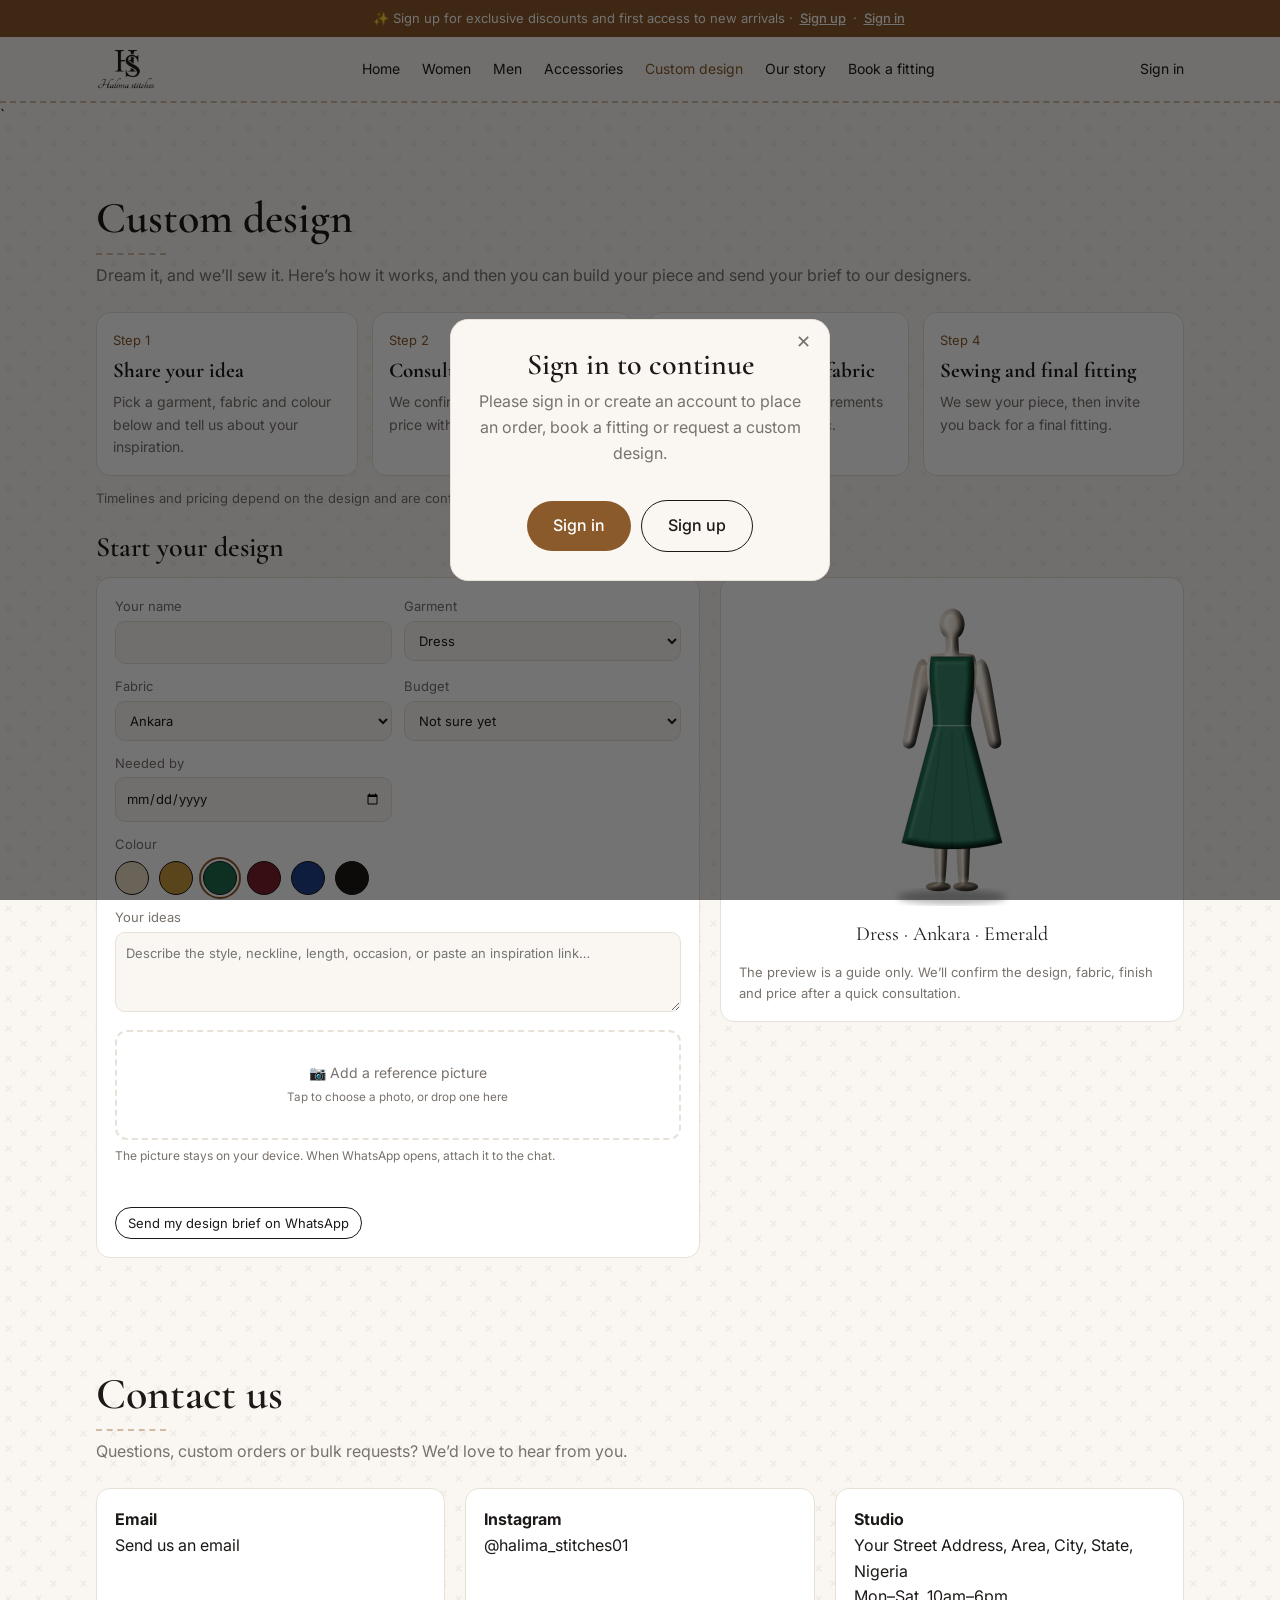
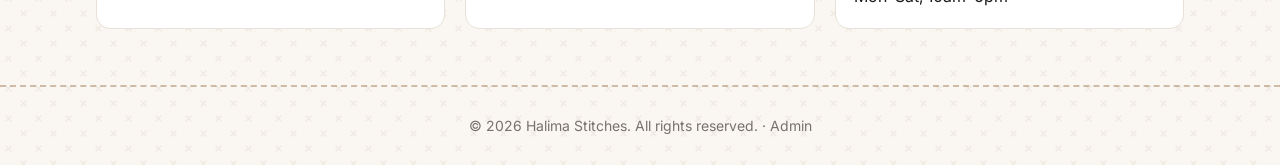
<file: design.html>
<!DOCTYPE html>
<html lang="en">
<head>
<meta charset="utf-8">
<meta name="viewport" content="width=device-width, initial-scale=1, viewport-fit=cover">
<!-- ✏️ EDIT: text shown in the browser tab -->
<title>Custom design | Halima Stitches</title>
<link rel="stylesheet" href="https://fonts.googleapis.com/css2?family=Cormorant+Garamond:wght@500;600&family=Inter:wght@400;500&display=swap">
<link rel="stylesheet" href="style.css">
</head>
<body data-page="design">
<div id="hdr"></div>
<main>
`
<div class="wrap sec" id="design">
<h2 style="margin-top:10px">Custom design</h2>
<p class="sub">Dream it, and we’ll sew it. Here’s how it works, and then you can build your piece and send your brief to our designers.</p>
<div class="steps">
<div><span>Step 1</span><b>Share your idea</b>Pick a garment, fabric and colour below and tell us about your inspiration.</div>
<div><span>Step 2</span><b>Consultation and quote</b>We confirm the details and the price with you on WhatsApp.</div>
<div><span>Step 3</span><b>Measurements and fabric</b>Visit the studio for measurements and to choose your fabric.</div>
<div><span>Step 4</span><b>Sewing and final fitting</b>We sew your piece, then invite you back for a final fitting.</div>
</div>
<p class="sub" style="font-size:13px">Timelines and pricing depend on the design and are confirmed after your consultation.</p>
<h3 style="font-size:28px;margin:8px 0 14px">Start your design</h3>
<div class="bk">
<div class="card" style="padding:18px">
<div class="fg">
<label>Your name<input id="dnm" autocomplete="name"></label>
<label>Garment<select id="dg"><option>Dress</option><option>Skirt &amp; top set</option><option>Pant suit</option><option>Jumpsuit</option><option>Kaftan / Agbada</option><option>Corset</option><option>Something else</option></select></label>
<label>Fabric<select id="df"><option>Ankara</option><option>Aso Oke</option><option>Lace</option><option>Kente</option><option>Satin / Silk</option><option>Adire</option></select></label>
<label>Budget<select id="db"><option>Not sure yet</option><option>Under ₦50,000</option><option>₦50,000–₦100,000</option><option>₦100,000–₦200,000</option><option>Over ₦200,000</option></select></label>
<label>Needed by<input id="dn" type="date"></label>
</div>
<label style="margin-top:12px">Colour</label>
<div id="dsw" style="display:flex;gap:10px;margin-top:6px"></div>
<label style="margin-top:12px">Your ideas<textarea id="dnote" placeholder="Describe the style, neckline, length, occasion, or paste an inspiration link…"></textarea></label>
<label class="drop" id="drp"><input type="file" id="dfile" accept="image/*"><span id="dph">📷 Add a reference picture<br><small>Tap to choose a photo, or drop one here</small></span><img id="dim" alt="Your reference picture" hidden><button type="button" id="drm" hidden style="border:1px solid var(--line);background:none;color:var(--muted);border-radius:999px;padding:3px 12px;cursor:pointer;font:inherit;font-size:13px">Remove</button></label>
<div class="sub" id="dhint" style="font-size:12px;margin:6px 0 0">The picture stays on your device. When WhatsApp opens, attach it to the chat.</div>
<div id="dm" class="sub" style="margin:10px 0 0;min-height:1.5em"></div>
<button class="btn" id="dgo" style="margin-top:8px">Send my design brief on WhatsApp</button>
</div>
<div class="card" style="padding:18px">
<div id="dpv"><svg id="dmn" viewBox="0 0 220 300" role="img" aria-label="Mannequin wearing your chosen design" style="--gc:#1f6b4f">
<defs>
<filter id="fab" x="-8%" y="-8%" width="116%" height="116%" color-interpolation-filters="sRGB">
<feGaussianBlur in="SourceAlpha" stdDeviation="3" result="b"/>
<feDiffuseLighting in="b" surfaceScale="5" diffuseConstant="1.15" lighting-color="#ffffff" result="d"><feDistantLight azimuth="225" elevation="60"/></feDiffuseLighting>
<feComposite in="SourceGraphic" in2="d" operator="arithmetic" k1="1" k2="0" k3="0" k4="0" result="m"/>
<feSpecularLighting in="b" surfaceScale="5" specularConstant=".5" specularExponent="22" lighting-color="#ffffff" result="s"><feDistantLight azimuth="225" elevation="60"/></feSpecularLighting>
<feComposite in="s" in2="SourceAlpha" operator="in" result="sp"/>
<feComposite in="m" in2="sp" operator="arithmetic" k1="0" k2="1" k3=".45" k4="0"/>
</filter>
<filter id="mbl"><feGaussianBlur stdDeviation="3"/></filter>
<linearGradient id="mbg" x1="0" x2="1"><stop offset="0" stop-color="#f4ece3"/><stop offset=".6" stop-color="#d9ccbe"/><stop offset="1" stop-color="#b5a797"/></linearGradient>
</defs>
<ellipse cx="110" cy="288" rx="52" ry="7" fill="rgba(0,0,0,.28)" filter="url(#mbl)"/>
<g filter="url(#fab)"><path fill="url(#mbg)" d="M82 60C76 62 74 72 72 84L63 138C62 143 65 146 69 146C73 146 75 143 76 138L88 86C90 76 88 62 82 60Z"/><path fill="url(#mbg)" d="M138 60C144 62 146 72 148 84L157 138C158 143 155 146 151 146C147 146 145 143 144 138L132 86C130 76 132 62 138 60Z"/><path fill="url(#mbg)" d="M92 156C90 190 92 230 94 270C94 276 100 278 103 276C105 270 106 230 108 190L110 156Z"/><path fill="url(#mbg)" d="M128 156C130 190 128 230 126 270C126 276 120 278 117 276C115 270 114 230 112 190L110 156Z"/>
<ellipse cx="97" cy="278" rx="12" ry="4.5" fill="#a89a8a"/><ellipse cx="123" cy="278" rx="12" ry="4.5" fill="#a89a8a"/>
<path fill="url(#mbg)" d="M90 56C100 54 120 54 130 56C136 60 134 84 130 100C127 114 127 124 132 144C136 156 134 166 128 170L92 170C86 166 84 156 88 144C93 124 93 114 90 100C86 84 84 60 90 56Z"/>
<path fill="url(#mbg)" d="M104 40H116L117 58H103Z"/><ellipse cx="110" cy="27" rx="12" ry="15" fill="url(#mbg)"/></g>
<g class="gm" id="g-dress"><path d="M90 58L130 58C134 80 128 100 128 124L158 236C130 244 90 244 62 236L92 124C92 100 86 80 90 58Z"/><path class="ln" d="M92 124H128"/><path class="fd" d="M100 130L88 232M110 130L110 240M120 130L132 232"/></g>
<g class="gm" id="g-set"><path d="M84 60L136 60L152 90L140 98L130 114L90 114L80 98L68 90Z"/><path d="M90 122H130L146 208C124 214 96 214 74 208Z"/><path class="fd" d="M100 128L92 208M110 128L110 211M120 128L128 208"/></g>
<g class="gm" id="g-pant"><path d="M88 150L110 150L112 272L84 272Z"/><path d="M110 150L132 150L136 272L108 272Z"/><path d="M82 58L138 58L152 72L160 144L148 146L142 104L138 164L82 164L78 104L72 146L60 144L68 72Z"/><path class="sd" d="M110 58L99 104L110 126L121 104Z"/><path class="ln" d="M110 126L110 164"/></g>
<g class="gm" id="g-jump"><path d="M92 58L128 58L126 124L136 150L138 272L113 272L110 176L107 272L82 272L84 150L94 124Z"/><path class="ln" d="M94 124H126"/></g>
<g class="gm" id="g-kaftan"><path d="M84 58L136 58L178 150L168 166L148 130L154 252L66 252L72 130L52 166L42 150Z"/><path class="sd" d="M110 58L102 86L110 96L118 86Z"/><path class="ln" d="M110 96L110 252"/><path class="fd" d="M90 150L82 248M130 150L138 248"/></g>
<g class="gm" id="g-corset"><path d="M88 70C94 64 102 72 110 72C118 72 126 64 132 70L130 128C126 138 126 148 130 160L90 160C94 148 94 138 90 128Z"/><path d="M90 158L130 158L138 178C122 184 98 184 82 178Z"/><path class="ln" d="M100 76V156M110 74V158M120 76V156"/></g>
<g class="gm" id="g-other"><path style="fill-opacity:.45;stroke-dasharray:4 3" d="M88 58L132 58L142 196L78 196Z"/></g>
<g id="bs"><g transform="translate(40 80) scale(1.4)"><path class="bp" d="M0-8L2.5-2.5L8 0L2.5 2.5L0 8L-2.5 2.5L-8 0L-2.5-2.5Z"/></g><g transform="translate(184 70) scale(1.2)"><path class="bp" d="M0-8L2.5-2.5L8 0L2.5 2.5L0 8L-2.5 2.5L-8 0L-2.5-2.5Z"/></g><g transform="translate(30 190) scale(1)"><path class="bp" d="M0-8L2.5-2.5L8 0L2.5 2.5L0 8L-2.5 2.5L-8 0L-2.5-2.5Z"/></g><g transform="translate(192 200) scale(1.3)"><path class="bp" d="M0-8L2.5-2.5L8 0L2.5 2.5L0 8L-2.5 2.5L-8 0L-2.5-2.5Z"/></g></g>
</svg></div>
<div class="dcap" id="dtx"></div>
<p class="sub" style="margin:12px 0 0;font-size:13px">The preview is a guide only. We’ll confirm the design, fabric, finish and price after a quick consultation.</p>
</div>
</div>
</div>


</main>
<div id="ftr"></div>
<script src="config.js"></script>
<script src="products.js"></script>
<script src="products-extra.js"></script>
<script src="data/store.js"></script>
<script src="script.js"></script>
</body>
</html>
</file>
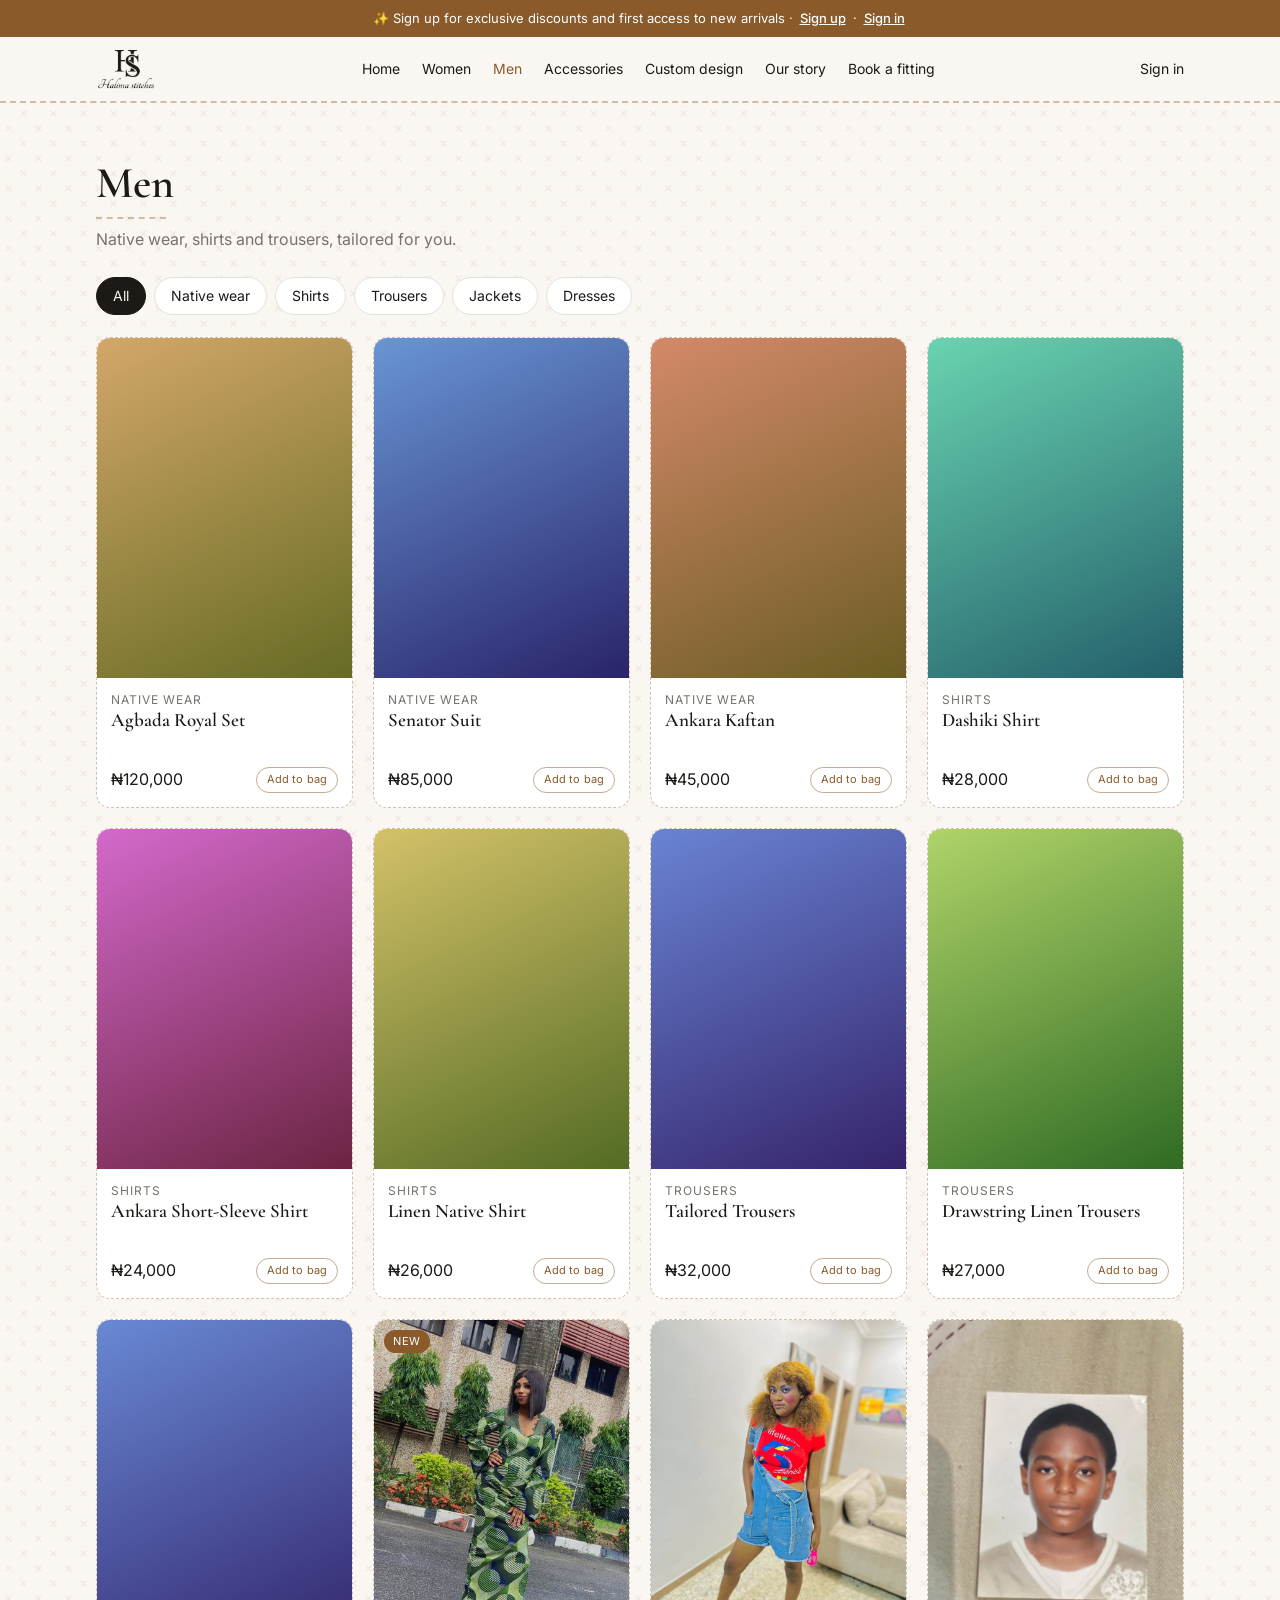
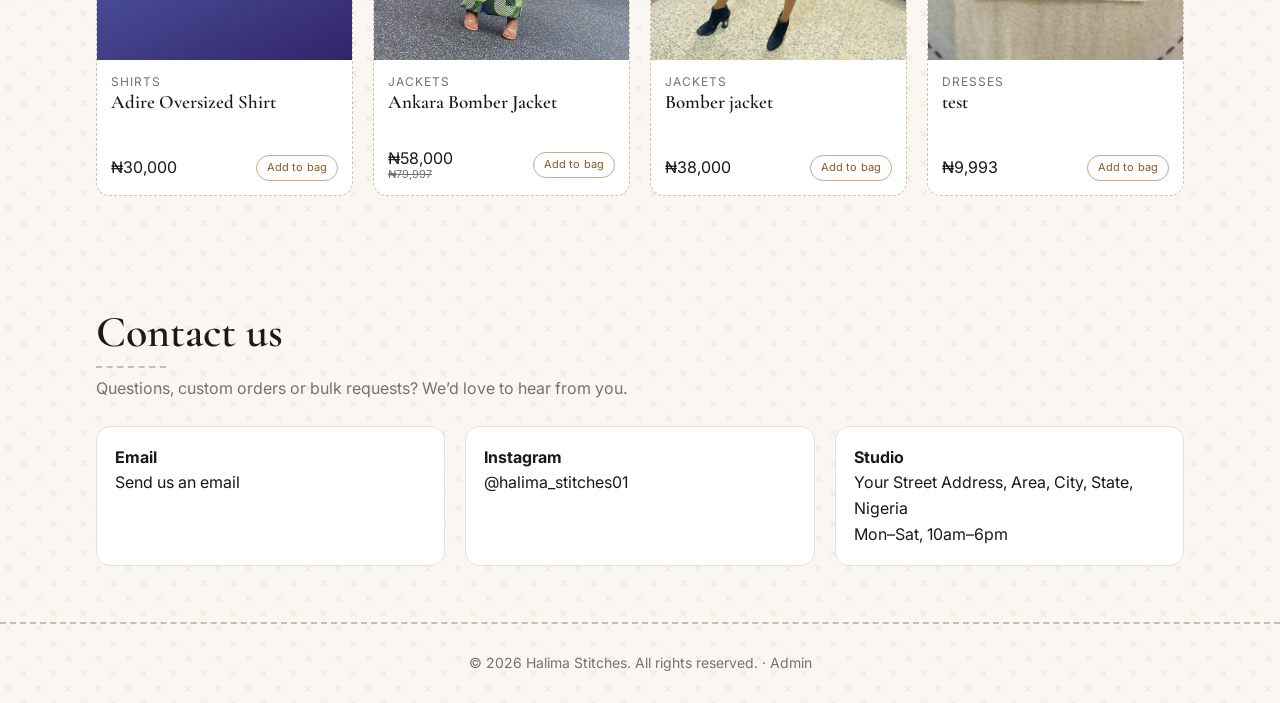
<file: men.html>
<!DOCTYPE html>
<html lang="en">
<head>
<meta charset="utf-8">
<meta name="viewport" content="width=device-width, initial-scale=1, viewport-fit=cover">

<title>Men | Maison Nova</title>
<link rel="stylesheet" href="https://fonts.googleapis.com/css2?family=Cormorant+Garamond:wght@500;600&family=Inter:wght@400;500&display=swap">
<link rel="stylesheet" href="style.css">
</head>
<body data-page="men">
<div id="hdr"></div>
<main>

<div class="wrap sec"><h2>Men</h2><p class="sub">Native wear, shirts and trousers, tailored for you.</p><div class="tabs" id="tabs"></div><div class="grid" id="grid"></div></div>
</main>
<div id="ftr"></div>
<script src="config.js"></script>
<script src="products.js"></script>
<script src="products-extra.js"></script>
<script src="data/store.js"></script>
<script src="script.js"></script>
</body>
</html>
</file>
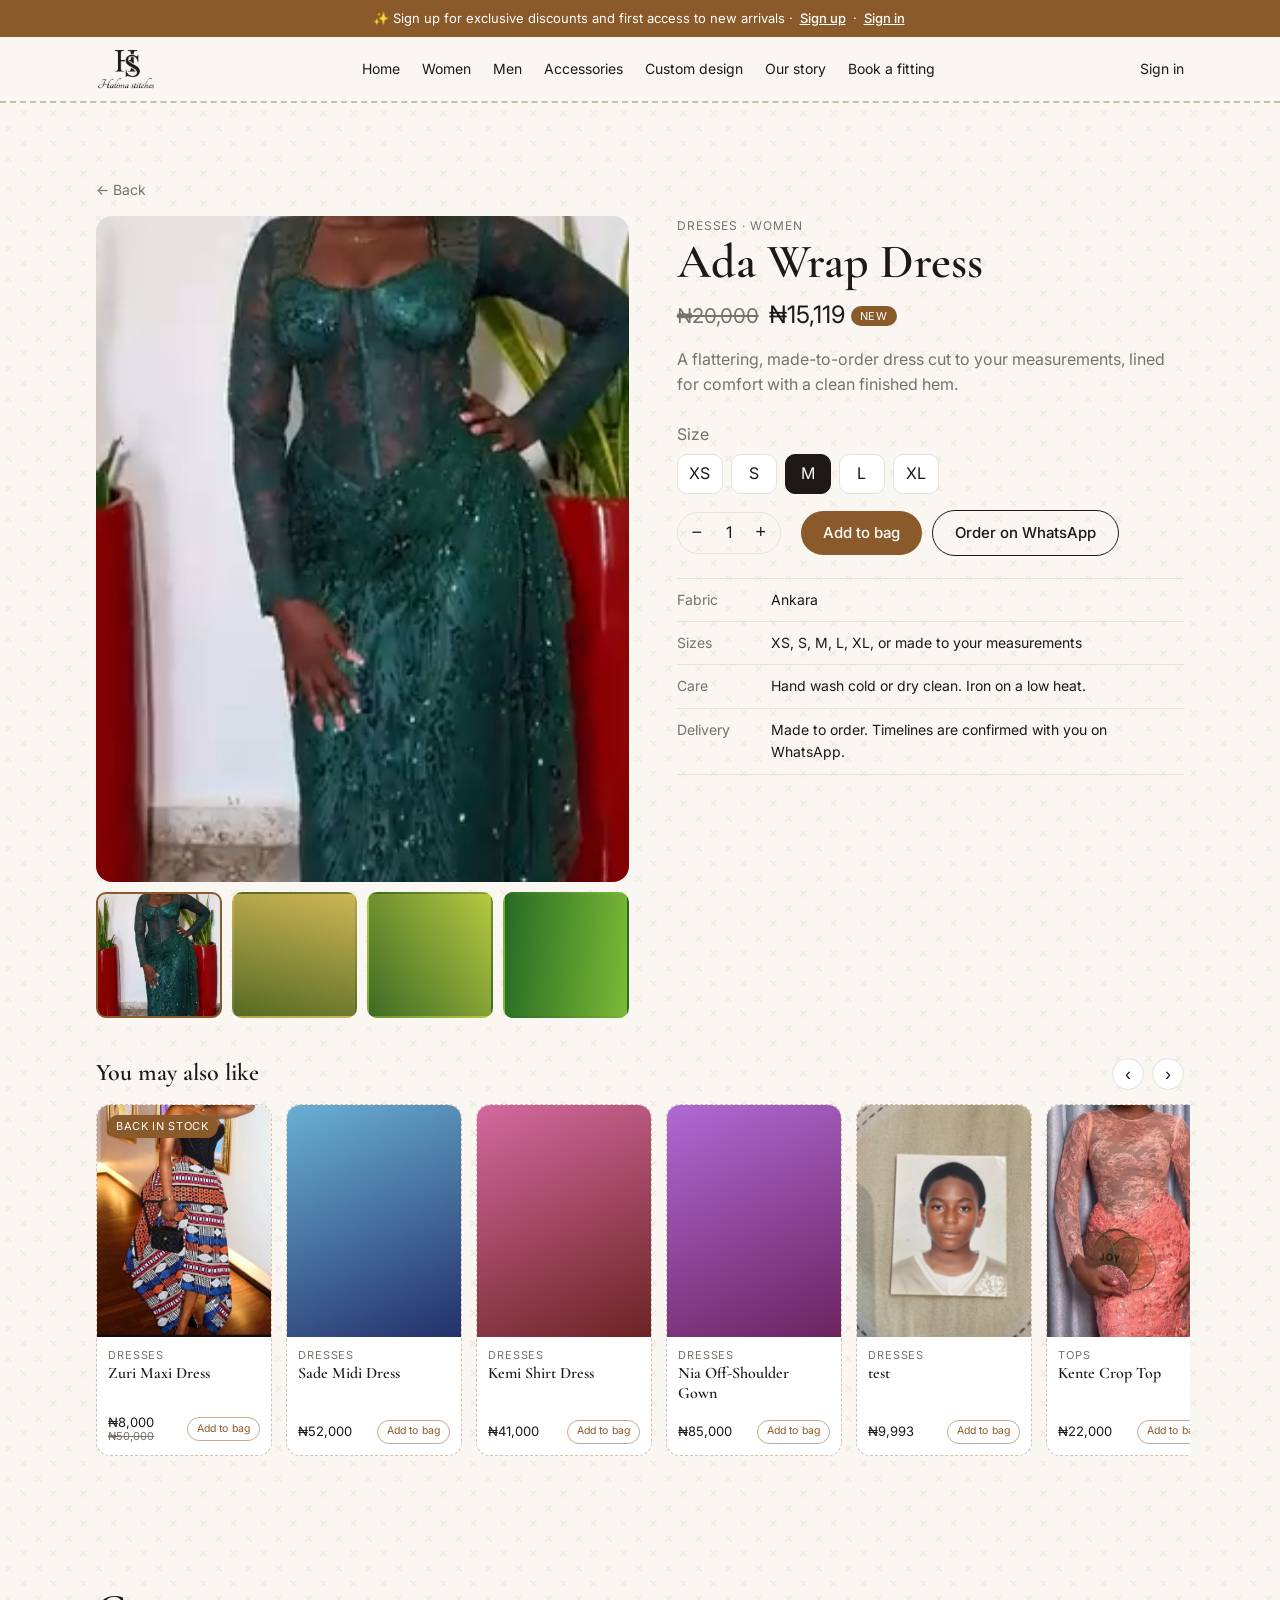
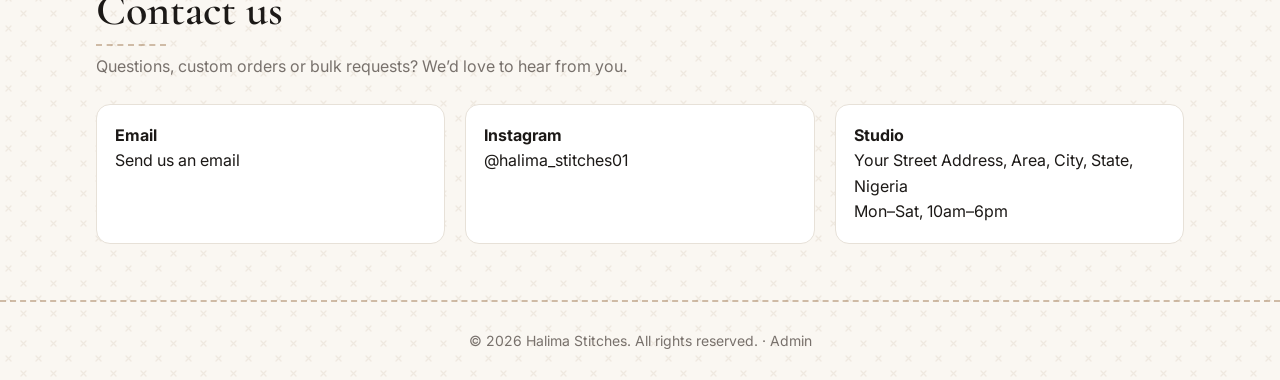
<file: product.html>
<!DOCTYPE html>
<html lang="en">
<head>
<meta charset="utf-8">
<meta name="viewport" content="width=device-width, initial-scale=1, viewport-fit=cover">

<title>Product | Halima Stitches</title>
<link rel="stylesheet" href="https://fonts.googleapis.com/css2?family=Cormorant+Garamond:wght@500;600&family=Inter:wght@400;500&display=swap">
<link rel="stylesheet" href="style.css">
</head>
<body data-page="product">
<div id="hdr"></div>
<main>
<div class="wrap sec" id="pd"></div>
</main>
<div id="ftr"></div>
<script src="config.js"></script>
<script src="products.js"></script>
<script src="products-extra.js"></script>
<script src="data/store.js"></script>
<script src="script.js"></script>
</body>
</html>
</file>
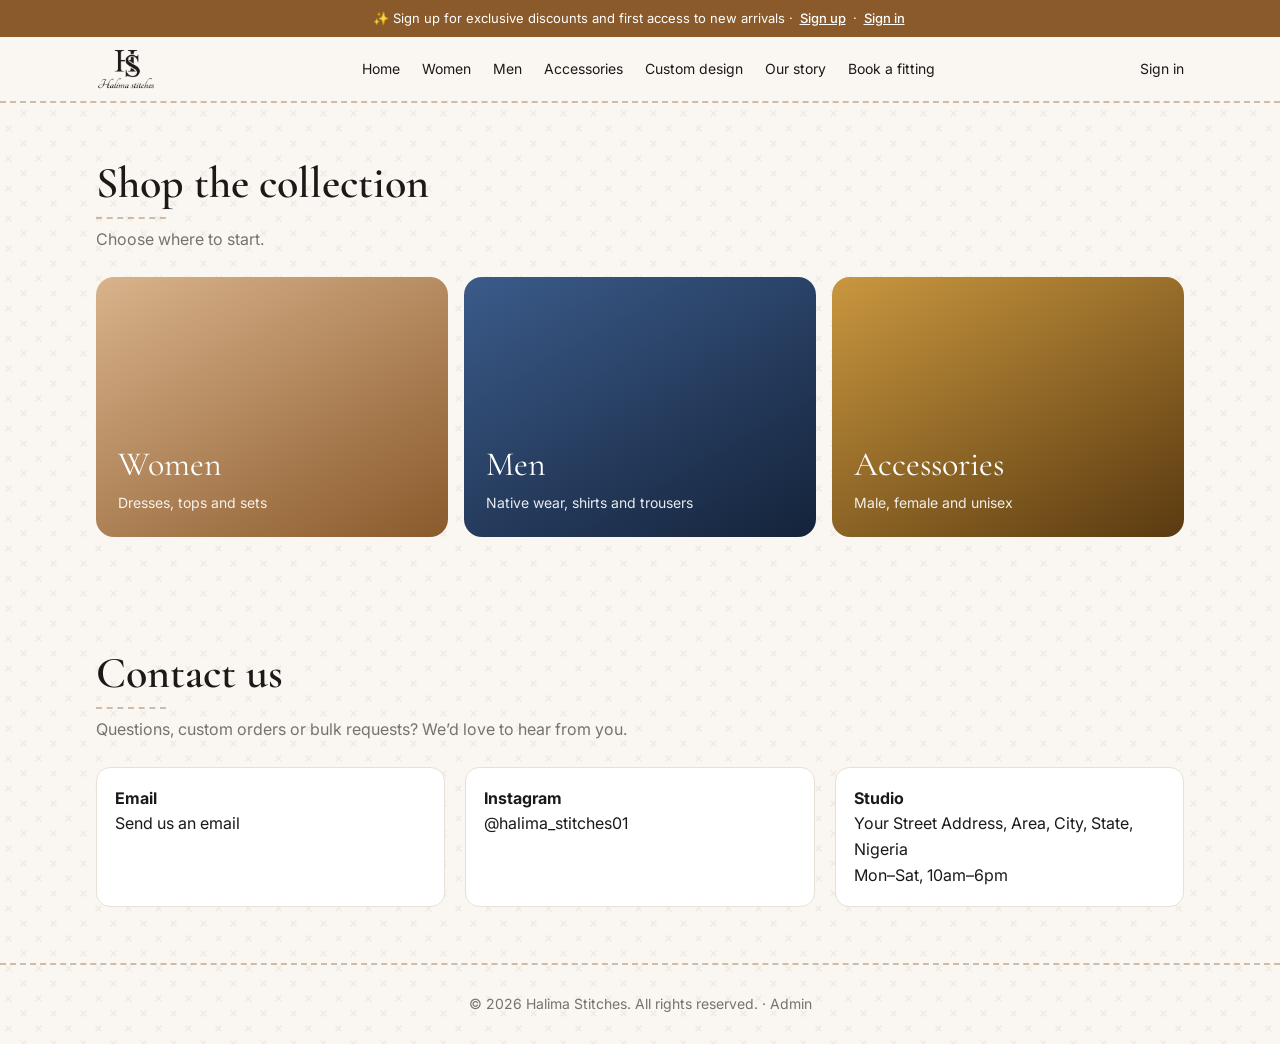
<file: shop.html>
<!DOCTYPE html>
<html lang="en">
<head>
<meta charset="utf-8">
<meta name="viewport" content="width=device-width, initial-scale=1, viewport-fit=cover">

<title>Shop | Maison Nova</title>
<link rel="stylesheet" href="https://fonts.googleapis.com/css2?family=Cormorant+Garamond:wght@500;600&family=Inter:wght@400;500&display=swap">
<link rel="stylesheet" href="style.css">
</head>
<body data-page="shop">
<div id="hdr"></div>
<main>
<div class="wrap sec"><h2>Shop the collection</h2><p class="sub">Choose where to start.</p><!-- ✏️ EDIT TEXT: the three big shop tiles -->
<div class="tiles"><a class="tile" href="women.html" style="--a:#d9b38c;--b:#8a5a2b">Women<span>Dresses, tops and sets</span></a><a class="tile" href="men.html" style="--a:#3b5b8a;--b:#14233a">Men<span>Native wear, shirts and trousers</span></a><a class="tile" href="accessories.html?t=F" style="--a:#c9973f;--b:#5a3a10">Accessories<span>Male, female and unisex</span></a></div></div>
</main>
<div id="ftr"></div>
<script src="config.js"></script>
<script src="products.js"></script>
<script src="products-extra.js"></script>
<script src="data/store.js"></script>
<script src="script.js"></script>
</body>
</html>
</file>
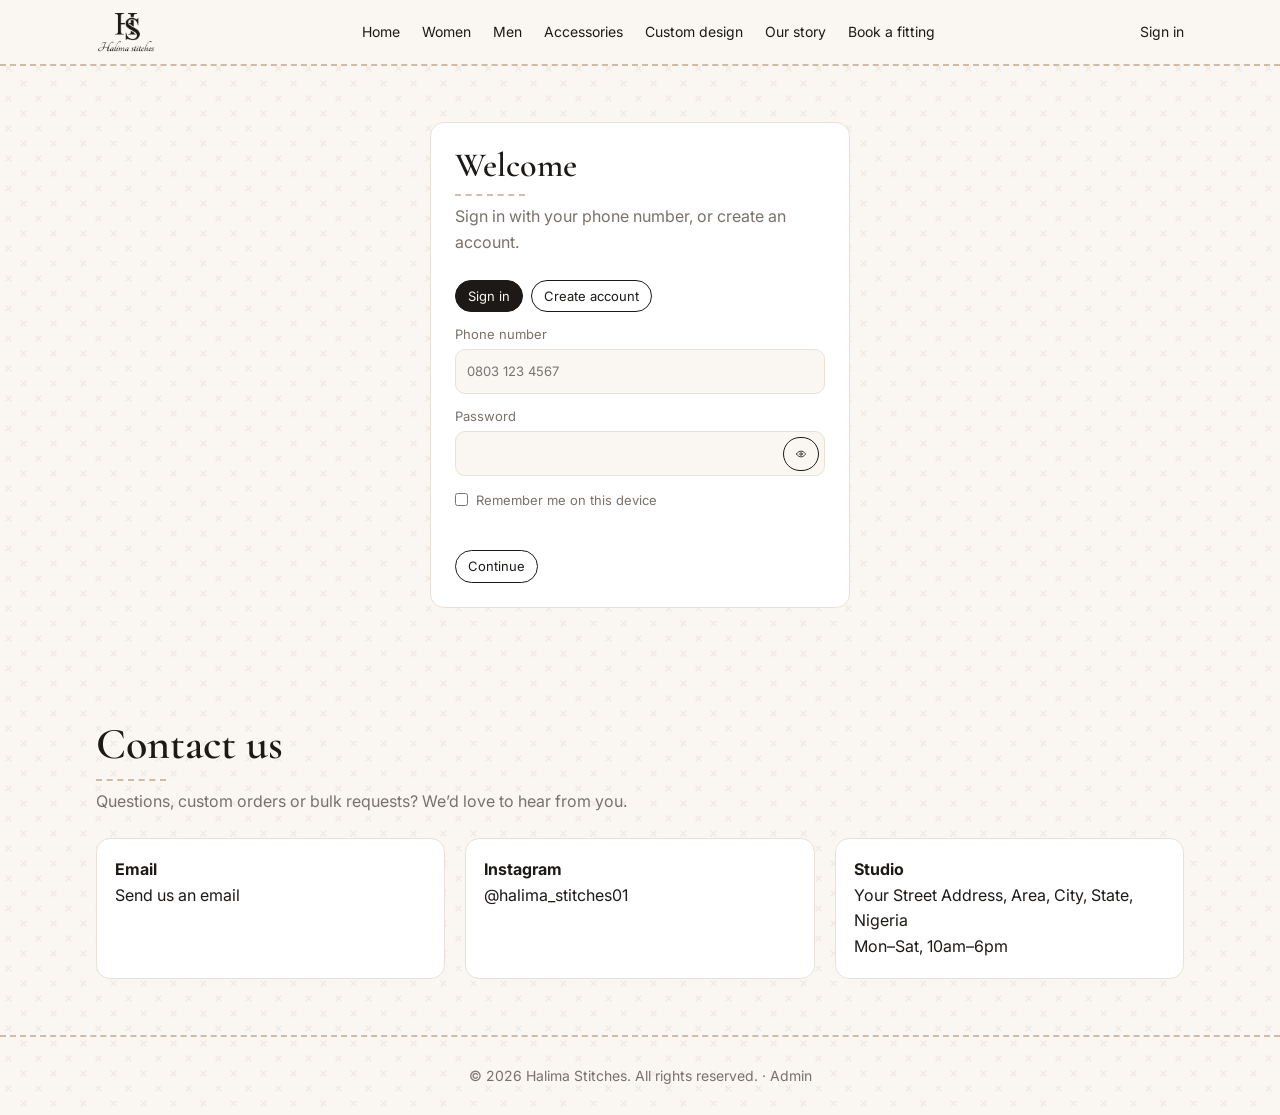
<file: signin.html>
<!DOCTYPE html>
<html lang="en">
<head>
<meta charset="utf-8">
<meta name="viewport" content="width=device-width, initial-scale=1, viewport-fit=cover">
<!-- ✏️ EDIT: text shown in the browser tab -->
<title>Sign in | Maison Nova</title>
<link rel="stylesheet" href="https://fonts.googleapis.com/css2?family=Cormorant+Garamond:wght@500;600&family=Inter:wght@400;500&display=swap">
<link rel="stylesheet" href="style.css">
</head>
<body data-page="signin">
<div id="hdr"></div>
<main>
<!-- ✏️ EDIT TEXT: sign-in wording. Real SMS codes need a small server, see config.js -->
<div class="wrap sec"><div class="auth card">
<h2>Welcome</h2><p class="sub">Sign in with your phone number, or create an account.</p>
<div class="tabs" id="atabs"><button class="on" data-m="in">Sign in</button><button data-m="up">Create account</button></div>
<div id="s1"><label>Phone number<input id="ph" type="tel" inputmode="tel" autocomplete="tel" placeholder="0803 123 4567"></label>
<label>Password<span class="pwf"><input id="pw" type="password" autocomplete="current-password"><button type="button" class="eye" data-eye="pw" aria-label="Show password"><svg viewBox="0 0 24 24" width="20" height="20" fill="none" stroke="currentColor" stroke-width="2" stroke-linecap="round" stroke-linejoin="round"><path d="M1 12s4-7 11-7 11 7 11 7-4 7-11 7S1 12 1 12z"/><circle cx="12" cy="12" r="3"/><path class="sl" d="M3 3l18 18" style="display:none"/></svg></button></span></label>
<label id="cfl" hidden>Confirm password<span class="pwf"><input id="pw2" type="password" autocomplete="new-password"><button type="button" class="eye" data-eye="pw2" aria-label="Show password"><svg viewBox="0 0 24 24" width="20" height="20" fill="none" stroke="currentColor" stroke-width="2" stroke-linecap="round" stroke-linejoin="round"><path d="M1 12s4-7 11-7 11 7 11 7-4 7-11 7S1 12 1 12z"/><circle cx="12" cy="12" r="3"/><path class="sl" d="M3 3l18 18" style="display:none"/></svg></button></span></label>
<label class="rm"><input type="checkbox" id="rem"> Remember me on this device</label>
<div class="sub amsg" id="am"></div><button class="btn" id="ago">Continue</button></div>
<div id="s2" hidden><p class="sub" id="ot"></p><div class="demo" id="dm2" hidden></div>
<label>Verification code<input id="otp" inputmode="numeric" maxlength="6" autocomplete="one-time-code" placeholder="6-digit code"></label>
<div class="sub amsg" id="am2"></div><button class="btn" id="avf">Verify</button> <button class="s2" id="rsd">Resend code</button> <button class="s2" id="abk">Back</button></div>
</div></div>

</main>
<div id="ftr"></div>
<script src="config.js"></script>
<script src="products.js"></script>
<script src="products-extra.js"></script>
<script src="data/store.js"></script>
<script src="script.js"></script>
</body>
</html>
</file>
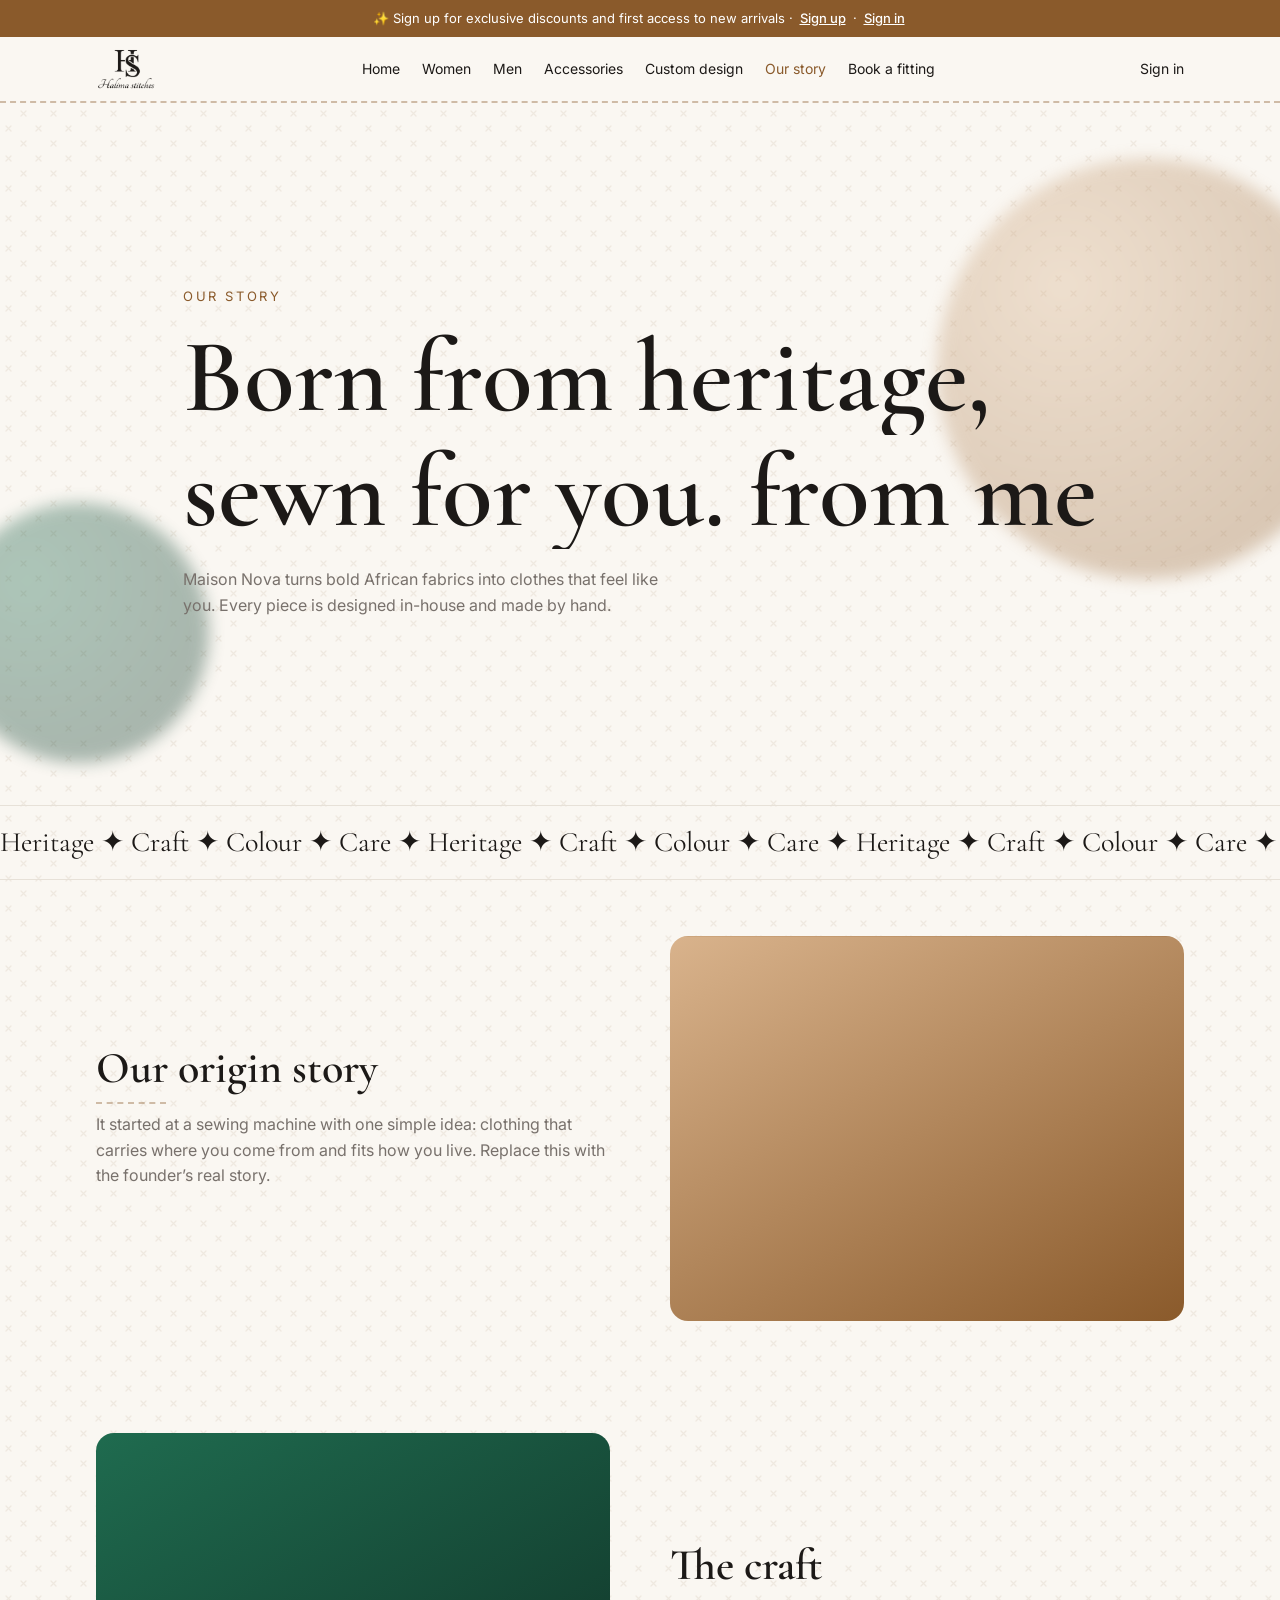
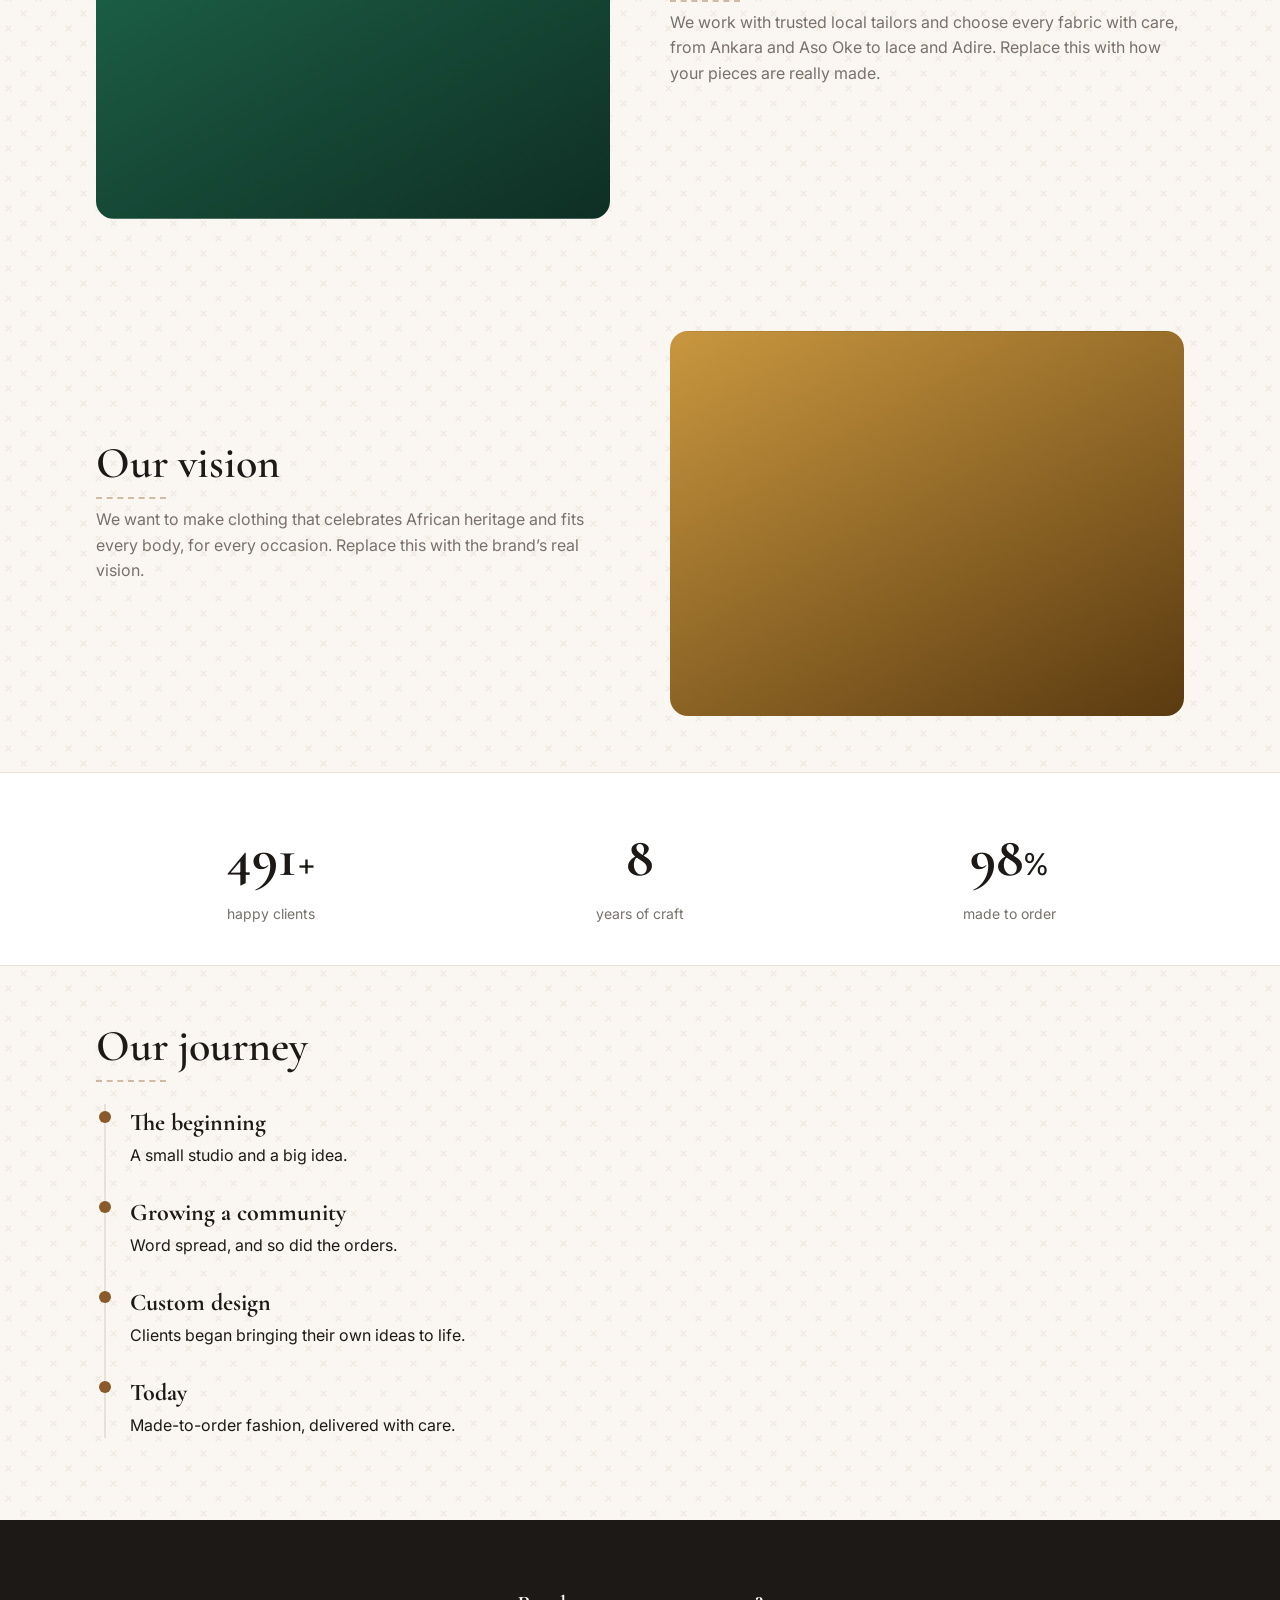
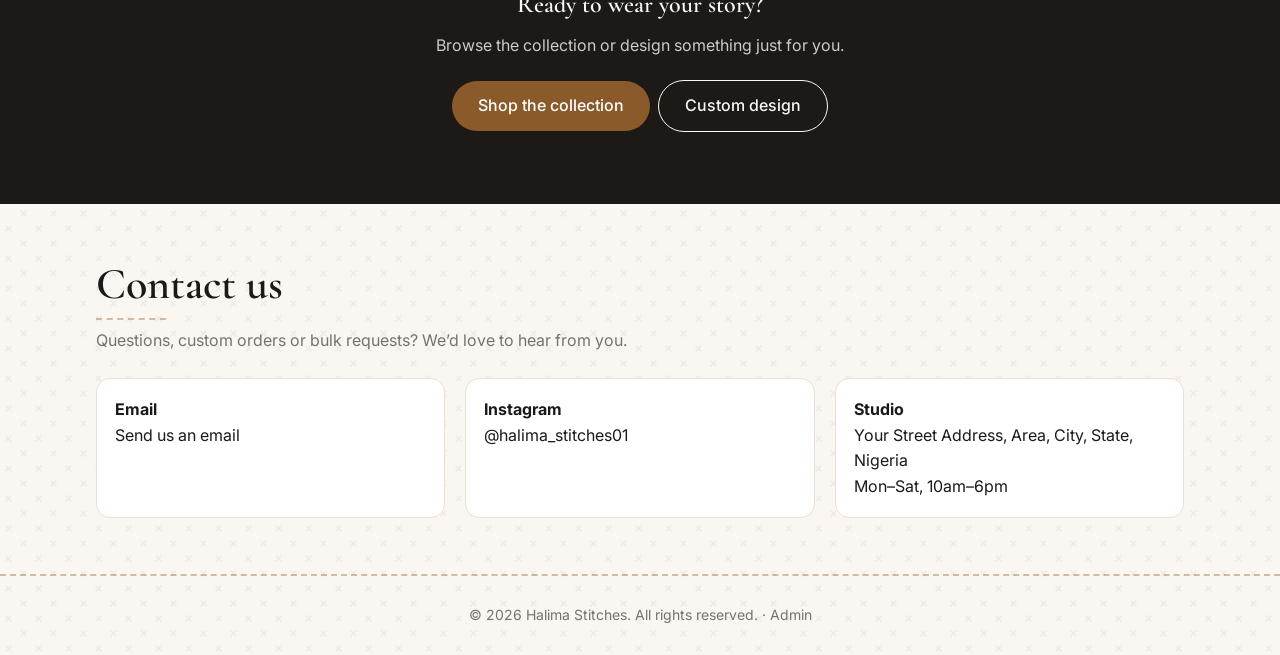
<file: story.html>
<!DOCTYPE html>
<html lang="en">
<head>
<meta charset="utf-8">
<meta name="viewport" content="width=device-width, initial-scale=1, viewport-fit=cover">

<title>Our story | Halima's Stitchs</title>
<link rel="stylesheet" href="https://fonts.googleapis.com/css2?family=Cormorant+Garamond:wght@500;600&family=Inter:wght@400;500&display=swap">
<link rel="stylesheet" href="style.css">
</head>
<body data-page="story">
<div id="hdr"></div>
<main>
    
<section class="sh"><div class="blob b1 px" data-s=".12"></div><div class="blob b2 px" data-s="-.08"></div>
<div class="wrap"><p class="eyebrow rv" data-k="Story page: small title">Our story</p>
<h1><span class="ln"><span data-k="Story page: headline line 1">Born from heritage,</span></span><span class="ln"><span data-k="Story page: headline line 2">sewn for you.</span></span></h1>
<p class="lead rv" data-k="Story page: intro">Maison Nova turns bold African fabrics into clothes that feel like you. Every piece is designed in-house and made by hand.</p></div></section>
<div class="mq"><div class="mt">Heritage ✦ Craft ✦ Colour ✦ Care ✦ Heritage ✦ Craft ✦ Colour ✦ Care ✦ Heritage ✦ Craft ✦ Colour ✦ Care ✦ Heritage ✦ Craft ✦ Colour ✦ Care ✦ </div></div>
<section class="wrap sec split"><div class="rv l"><h2 data-k="Story page: section 1 title">How it began</h2><p class="sub" data-k="Story page: section 1 text">It started at a sewing machine with one simple idea: clothing that carries where you come from and fits how you live. Replace this with the founder’s real story.</p></div><div class="ph rv r px" data-s=".05" style="--a:#d9b38c;--b:#8a5a2b"></div></section>
<section class="wrap sec split rev"><div class="ph rv l px" data-s=".05" style="--a:#1f6b4f;--b:#0f2f24"></div><div class="rv r"><h2 data-k="Story page: section 2 title">The craft</h2><p class="sub" data-k="Story page: section 2 text">We work with trusted local tailors and choose every fabric with care, from Ankara and Aso Oke to lace and Adire. Replace this with how your pieces are really made.</p></div></section>
<section class="wrap sec split"><div class="rv l"><h2 data-k="Story page: section 3 title">Our vision</h2><p class="sub" data-k="Story page: section 3 text">We want to make clothing that celebrates African heritage and fits every body, for every occasion. Replace this with the brand’s real vision.</p></div><div class="ph rv r px" data-s=".05" style="--a:#c9973f;--b:#5a3a10"></div></section>

<section class="stats"><div class="wrap"><div class="rv"><b data-n="500" data-k="Story page: stat 1 number">0</b>+<span data-k="Story page: stat 1 label">happy clients</span></div><div class="rv"><b data-n="8" data-k="Story page: stat 2 number">0</b><span data-k="Story page: stat 2 label">years of craft</span></div><div class="rv"><b data-n="100" data-k="Story page: stat 3 number">0</b>%<span data-k="Story page: stat 3 label">made to order</span></div></div></section>
<section class="wrap sec"><h2 class="rv" data-k="Story page: journey title">Our journey</h2><div class="tl"><div class="rv"><b data-k="Story page: timeline 1 title">The beginning</b><br><span data-k="Story page: timeline 1 text">A small studio and a big idea.</span></div><div class="rv"><b data-k="Story page: timeline 2 title">Growing a community</b><br><span data-k="Story page: timeline 2 text">Word spread, and so did the orders.</span></div><div class="rv"><b data-k="Story page: timeline 3 title">Custom design</b><br><span data-k="Story page: timeline 3 text">Clients began bringing their own ideas to life.</span></div><div class="rv"><b data-k="Story page: timeline 4 title">Today</b><br><span data-k="Story page: timeline 4 text">Made-to-order fashion, delivered with care.</span></div></div></section>
<section class="story"><div class="wrap rv"><h2 data-k="Story page: closing title">Ready to wear your story?</h2><p data-k="Story page: closing text">Browse the collection or design something just for you.</p><a class="btn" href="shop.html">Shop the collection</a><a class="btn o" href="design.html" style="color:inherit;border-color:currentColor">Custom design</a></div></section>

</main>
<div id="ftr"></div>
<script src="config.js"></script>
<script src="products.js"></script>
<script src="products-extra.js"></script>
<script src="data/store.js"></script>
<script src="script.js"></script>
</body>
</html>
</file>
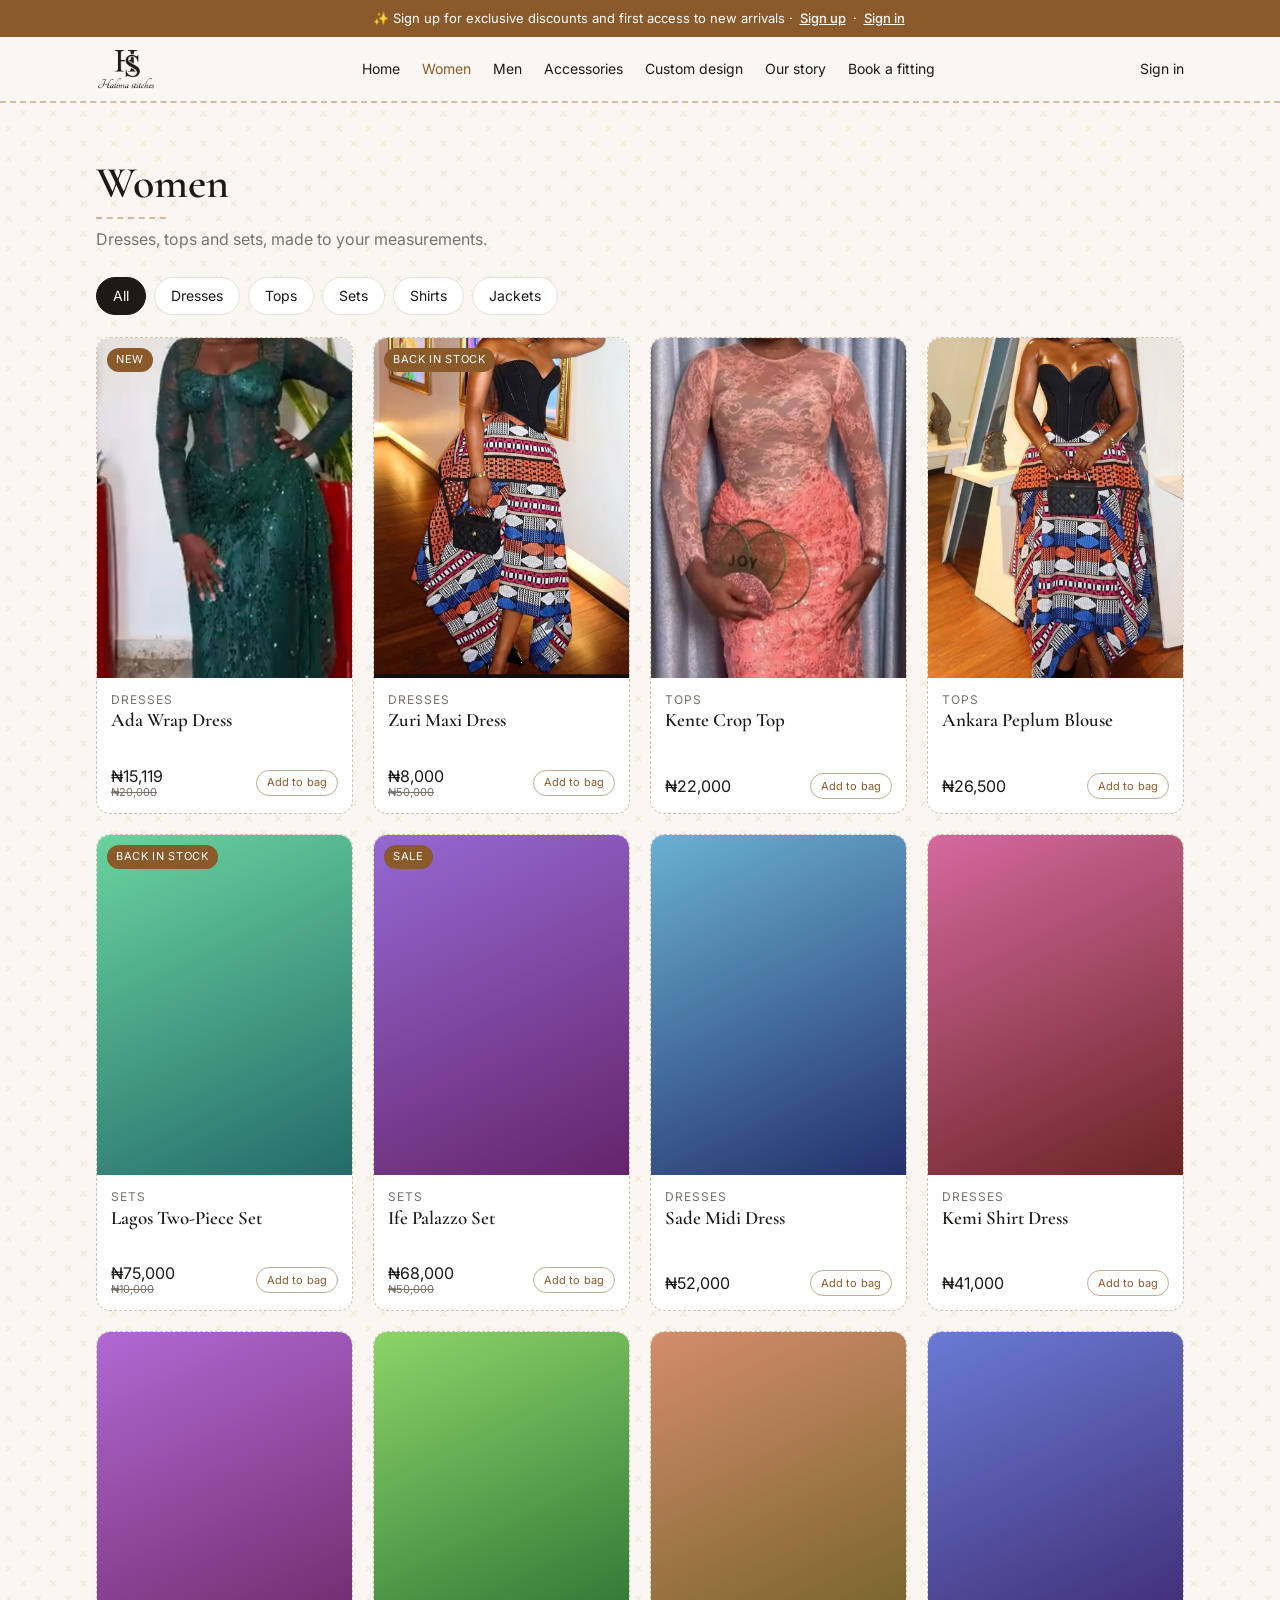
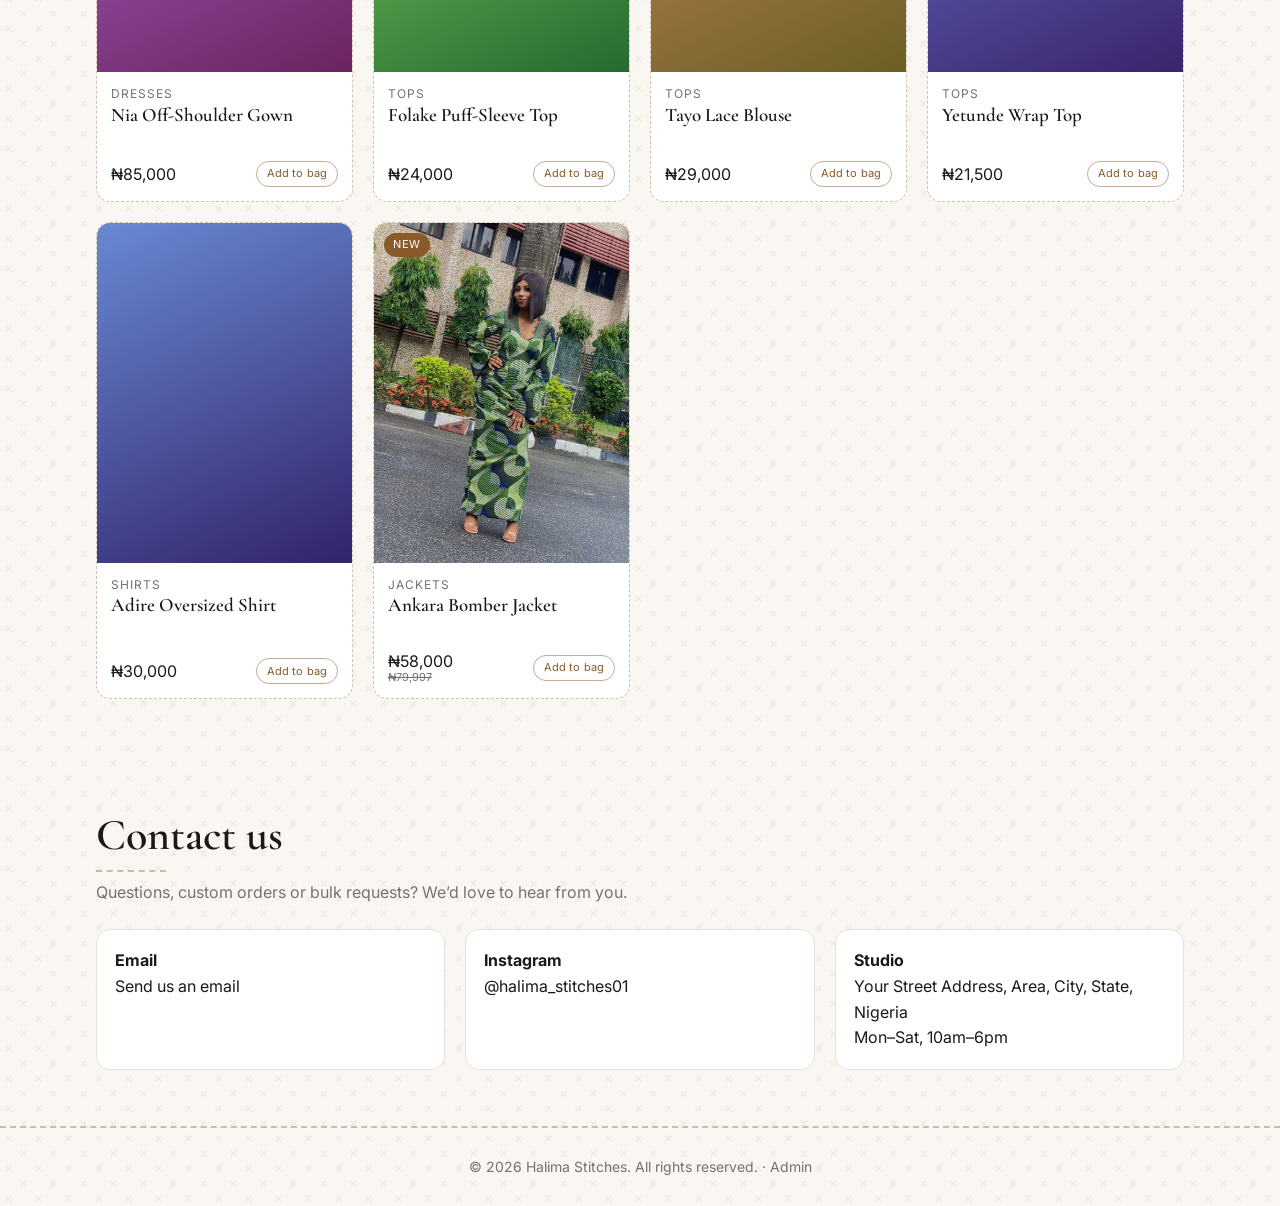
<file: women.html>
<!DOCTYPE html>
<html lang="en">
<head>
<meta charset="utf-8">
<meta name="viewport" content="width=device-width, initial-scale=1, viewport-fit=cover">

<title>Women | Maison Nova</title>
<link rel="stylesheet" href="https://fonts.googleapis.com/css2?family=Cormorant+Garamond:wght@500;600&family=Inter:wght@400;500&display=swap">
<link rel="stylesheet" href="style.css">
</head>
<body data-page="women">
<div id="hdr"></div>
<main>

<div class="wrap sec"><h2>Women</h2><p class="sub">Dresses, tops and sets, made to your measurements.</p><div class="tabs" id="tabs"></div><div class="grid" id="grid"></div></div>
</main>
<div id="ftr"></div>
<script src="config.js"></script>
<script src="products.js"></script>
<script src="data/store.js"></script>
<script src="script.js"></script>
</body>
</html>
</file>
<file: style.css>
:root{--bg:#faf7f2;--fg:#1c1917;--card:#fff;--muted:#78716c;--line:#e7e1d8;--accent:#8a5a2b;--accent-fg:#fff;--dark:#1c1917;--dark-fg:#faf7f2;
--serif:"Cormorant Garamond",Georgia,serif;--sans:Inter,system-ui,-apple-system,"Segoe UI",sans-serif;
box-sizing:border-box;padding-top:env(safe-area-inset-top,0px);padding-bottom:env(safe-area-inset-bottom,0px);color-scheme:light}
@media (prefers-color-scheme:dark){:root:not([data-theme="light"]){--bg:#14110f;--fg:#f3ede4;--card:#1d1916;--muted:#a39a8f;--line:#2e2822;--accent:#d19a5c;--accent-fg:#14110f;--dark:#0c0a09;--dark-fg:#f3ede4;color-scheme:dark}}
:root[data-theme="dark"]{--bg:#14110f;--fg:#f3ede4;--card:#1d1916;--muted:#a39a8f;--line:#2e2822;--accent:#d19a5c;--accent-fg:#14110f;--dark:#0c0a09;--dark-fg:#f3ede4;color-scheme:dark}
html{scroll-behavior:smooth;scroll-padding-top:calc(64px + env(safe-area-inset-top,0px))}
*{box-sizing:border-box}
body{margin:0;background:var(--bg);color:var(--fg);font:16px/1.6 var(--sans)}
body::before{content:"";position:fixed;inset:0 0 auto;height:env(safe-area-inset-top,0px);z-index:30;background:var(--bg)}
a{color:inherit;text-decoration:none}
h1,h2,h3{font-family:var(--serif);font-weight:600;line-height:1.1;margin:0}
.wrap{max-width:1200px;margin:0 auto;padding:0 clamp(16px,4.5vw,56px)}
header{position:sticky;top:env(safe-area-inset-top,0px);z-index:31;background:var(--bg);border-bottom:1px solid var(--line)}
header .wrap{display:flex;align-items:center;justify-content:space-between;height:64px}
.logo{font-family:var(--serif);font-size:26px;letter-spacing:.04em}
nav{display:flex;gap:22px;font-size:14px}
nav a:hover{color:var(--accent)}
.bagbtn{border:1px solid var(--fg);background:none;color:var(--fg);border-radius:999px;padding:7px 16px;font:inherit;font-size:14px;cursor:pointer}
.hero{padding:72px 0 64px;display:grid;gap:32px;grid-template-columns:1.1fr .9fr;align-items:center}
.hero h1{font-family:"Bodoni Moda",var(--serif);font-size:clamp(34px,5.5vw,60px)}
.hero p{color:var(--muted);font-size:15px;max-width:44ch;margin:18px 0 26px}
.hero .btn{margin-top:12px;vertical-align:top}
.btn{display:inline-block;background:var(--accent);color:var(--accent-fg);padding:12px 26px;border-radius:999px;border:0;font:inherit;font-weight:500;cursor:pointer;transition:transform .2s ease,box-shadow .2s ease,background-color .2s ease,color .2s ease}
.btn.o{background:none;color:var(--fg);border:1px solid var(--fg);margin:12px 0 0 8px}
.btn:hover,.btn:focus-visible{transform:translateY(-2px);box-shadow:0 6px 16px rgba(0,0,0,.2)}
.btn.o:hover,.btn.o:focus-visible{background:var(--fg);color:var(--bg)}
.btn:focus-visible{outline:2px solid var(--accent);outline-offset:3px}
.btn:active{transform:translateY(0) scale(.97);box-shadow:none}
@media(prefers-reduced-motion:reduce){.btn{transition:none}}
.art{aspect-ratio:4/5;border-radius:200px 200px 16px 16px;background:linear-gradient(160deg,#d9b38c,#8a5a2b 55%,#3b2412)}
.sec{padding:56px 0}
.sec h2{font-size:clamp(30px,5vw,44px);margin-bottom:8px}
.sub{color:var(--muted);margin:0 0 24px}
.tabs{display:flex;gap:8px;flex-wrap:wrap;margin-bottom:22px}
.tabs button{border:1px solid var(--line);background:var(--card);color:var(--fg);padding:7px 16px;border-radius:999px;font:inherit;font-size:14px;cursor:pointer}
.tabs button.on{background:var(--fg);color:var(--bg);border-color:var(--fg)}
.grid{display:grid;grid-template-columns:repeat(auto-fill,minmax(210px,1fr));gap:20px}
.card{background:var(--card);border:1px solid var(--line);border-radius:14px;overflow:hidden}
.sw{aspect-ratio:3/4}
.card .in{padding:12px 14px 14px}
.grid .card{transition:transform .7s ease,box-shadow .7s ease}
.grid .card:hover{transform:scale(1.02);box-shadow:0 10px 26px rgba(0,0,0,.14)}
.grid .sw{transition:transform .5s ease}
.grid .card:hover .sw{transform:scale(1.04)}
#rgrid{grid-template-columns:repeat(3,1fr)}
@media(max-width:720px){#rgrid{grid-template-columns:repeat(2,1fr)}}
.rh{display:flex;justify-content:space-between;align-items:baseline;gap:10px;margin:34px 0 14px}.rh h3{font-size:28px}.rh a{font-size:14px;color:var(--accent);white-space:nowrap}
.rc{display:flex;align-items:center;gap:8px}
.ar{width:32px;height:32px;border-radius:50%;border:1px solid var(--line);background:var(--card);color:var(--fg);cursor:pointer;font-size:18px;line-height:1;padding:0}
@media(hover:none){.ar{display:none}}
.hs{display:flex;gap:18px;overflow-x:auto;scroll-snap-type:x mandatory;scroll-padding-left:6px;scrollbar-width:none;-ms-overflow-style:none;padding:10px 6px 18px;margin:-10px -6px 0;-webkit-overflow-scrolling:touch}
.hs .card{flex:0 0 clamp(190px,24vw,230px);scroll-snap-align:start}
.hs::-webkit-scrollbar{display:none}
.grid .card{display:flex;flex-direction:column}
.grid .card .in{flex:1;display:flex;flex-direction:column}
.grid .card h3{font-size:19px;line-height:1.2;height:2.4em;overflow:hidden}
.grid .card .r{margin-top:auto;padding-top:12px}
.grid .card button{width:104px;height:34px;padding:0;text-align:center}
.tz{display:flex;justify-content:space-between;align-items:center;gap:20px;flex-wrap:wrap;border:1px solid var(--line);border-radius:16px;background:var(--card);padding:26px}
.steps{display:grid;grid-template-columns:repeat(auto-fit,minmax(200px,1fr));gap:14px;margin:0 0 12px}
.steps div{border:1px solid var(--line);border-radius:14px;padding:16px;background:var(--card);font-size:14px;color:var(--muted)}
.steps b{display:block;font-family:var(--serif);font-size:21px;color:var(--fg);margin:2px 0 4px}
.steps span{color:var(--accent);font-size:13px}
#dpv{perspective:700px}
#dmn{display:block;width:100%;max-width:230px;margin:0 auto;height:auto}
#dmn.tw2{animation:twirl .7s ease-in-out}
@keyframes twirl{to{transform:rotateY(360deg)}}
.gm{display:none;transform-box:fill-box;transform-origin:50% 0;filter:url(#fab)}
.gm.on{display:inline;animation:pop .5s ease-out}
@keyframes pop{0%{opacity:0;transform:scale(.88) translateY(10px)}60%{transform:scale(1.03)}100%{opacity:1;transform:none}}
.gm path{fill:var(--gc);stroke:rgba(0,0,0,.22);stroke-width:1;transition:fill .4s}
.gm .ln{fill:none;stroke:rgba(255,255,255,.45)}
.gm .sd{fill:rgba(0,0,0,.2);stroke:none}
.gm .fd{fill:none;stroke:rgba(0,0,0,.16);stroke-width:1.6;stroke-linecap:round}
#bs .bp{opacity:0;fill:#f2c94c;transform-box:fill-box;transform-origin:center}
#bs.go .bp{animation:burst .7s ease-out}
@keyframes burst{0%{opacity:0;transform:scale(.2)}35%{opacity:1}100%{opacity:0;transform:scale(1.8)}}
.dcap{text-align:center;margin-top:8px;font-family:var(--serif);font-size:20px}
@media(prefers-reduced-motion:reduce){.gm.on,#dmn.tw2,#bs.go .bp{animation:none}}
.card h3{font-size:20px}
.card .c{font-size:12px;color:var(--muted);text-transform:uppercase;letter-spacing:.08em}
.card .r{display:flex;justify-content:space-between;align-items:center;margin-top:8px}
.card button{border:1px solid var(--fg);background:none;color:var(--fg);border-radius:999px;padding:5px 12px;font:inherit;font-size:13px;cursor:pointer}
.card button:hover{background:var(--fg);color:var(--bg)}
.story{background:var(--dark);color:var(--dark-fg);text-align:center;padding:72px 0}
.story p{max-width:56ch;margin:14px auto 0;opacity:.8}
.cols{display:grid;grid-template-columns:repeat(auto-fit,minmax(200px,1fr));gap:20px;margin-top:24px}
.cols div{border:1px solid var(--line);border-radius:14px;padding:18px;background:var(--card)}
footer{border-top:1px solid var(--line);padding:28px 0;color:var(--muted);font-size:14px;text-align:center}
#dr{position:fixed;top:0;right:0;bottom:0;width:min(360px,100vw);background:var(--bg);border-left:1px solid var(--line);z-index:40;transform:translateX(100%);transition:transform .25s;padding:calc(16px + env(safe-area-inset-top,0px)) 18px calc(16px + env(safe-area-inset-bottom,0px));display:flex;flex-direction:column}
#dr.open{transform:none}
#dl{flex:1;overflow:auto}
.li{display:flex;justify-content:space-between;gap:8px;padding:10px 0;border-bottom:1px solid var(--line);font-size:14px}
.li button{border:0;background:none;color:var(--muted);cursor:pointer;font:inherit}
.back{display:inline-block;margin-top:20px;color:var(--muted);font-size:14px}
.stage{display:grid;grid-template-columns:190px 1fr;gap:24px;align-items:center;background:linear-gradient(135deg,var(--card),var(--bg));border:1px solid var(--line);border-radius:16px;padding:18px 22px;margin-bottom:20px;perspective:700px}
#mn{width:100%;height:auto;transition:transform .15s ease-out;animation:fl 5s ease-in-out infinite}
@keyframes fl{50%{translate:0 -8px}}
.tw{animation:tw 2.4s ease-in-out infinite}.tw:nth-child(2){animation-delay:.8s}.tw:nth-child(3){animation-delay:1.6s}
@keyframes tw{50%{opacity:.2}}
.stx h3{font-size:26px;margin-bottom:8px}.stx p{margin:0 0 10px;color:var(--muted)}
.chips{display:flex;gap:8px;flex-wrap:wrap}.chips span{font-size:13px;border:1px solid var(--line);border-radius:999px;padding:3px 12px;background:var(--bg)}
@media(max-width:720px){.stage{grid-template-columns:1fr;text-align:center}#mn{max-width:170px;margin:0 auto}.chips{justify-content:center}}
@media(prefers-reduced-motion:reduce){#mn,.tw{animation:none}.grid .card,.grid .sw{transition:none}.grid .card:hover,.grid .card:hover .sw{transform:none}}
.cs{width:34px;height:34px;border-radius:50%;border:2px solid var(--line);cursor:pointer;padding:0}.cs.on{outline:2px solid var(--accent);outline-offset:2px}
.pv{aspect-ratio:3/4;max-height:380px;width:100%;border-radius:14px;display:flex;align-items:flex-end}.pv span{color:#fff;font-family:var(--serif);font-size:22px;padding:14px;text-shadow:0 1px 6px rgba(0,0,0,.5)}
.bk label.drop{display:flex;flex-direction:column;align-items:center;justify-content:center;gap:8px;margin-top:12px;min-height:110px;padding:14px;border:2px dashed var(--line);border-radius:12px;color:var(--muted);text-align:center;cursor:pointer;font-size:14px}
.bk label.drop:hover{border-color:var(--accent)}
.drop img{max-height:160px;max-width:100%;border-radius:8px}
.bk .drop input{display:none}
.bk{display:grid;grid-template-columns:1.3fr 1fr;gap:20px;align-items:start}.fg{display:grid;grid-template-columns:1fr 1fr;gap:12px}
.bk label{display:block;font-size:13px;color:var(--muted)}
.bk input,.bk select,.bk textarea{width:100%;margin-top:4px;padding:10px;border:1px solid var(--line);border-radius:10px;background:var(--bg);color:var(--fg);font:inherit}
.bk textarea{min-height:80px;resize:vertical}
.bk ol{margin:10px 0 0;padding-left:20px;color:var(--muted);font-size:14px}.bk ol li{margin-bottom:6px}
@media(max-width:720px){.bk,.fg{grid-template-columns:1fr}}
@media(max-width:720px){.hero{grid-template-columns:1fr;padding-top:36px}nav{display:none}.art{max-height:340px;aspect-ratio:auto;height:300px}}

.hr{display:flex;align-items:center;gap:14px}.acc{font-size:14px;cursor:pointer}
header nav a.cur{color:var(--accent)}
.mbtn{display:none;width:40px;height:40px;border:1px solid var(--fg);border-radius:50%;background:none;color:var(--fg);font-size:18px;cursor:pointer;align-items:center;justify-content:center}
#ov{position:fixed;inset:0;background:rgba(0,0,0,.45);opacity:0;pointer-events:none;transition:opacity .25s;z-index:60}#ov.open{opacity:1;pointer-events:auto}
#sm{position:fixed;top:0;left:0;bottom:0;width:min(300px,84vw);background:var(--bg);border-right:1px solid var(--line);z-index:61;transform:translateX(-100%);transition:transform .28s;padding:calc(16px + env(safe-area-inset-top,0px)) 20px calc(16px + env(safe-area-inset-bottom,0px));display:flex;flex-direction:column}#sm.open{transform:none}
.smh{display:flex;justify-content:space-between;align-items:center;margin-bottom:18px}
.smn{display:flex;flex-direction:column}.smn a{padding:14px 2px;border-bottom:1px solid var(--line);font-family:var(--serif);font-size:24px}.smn a.cur{color:var(--accent)}
body.lock{overflow:hidden}
@media(max-width:900px){header nav,.acc{display:none}.mbtn{display:flex}}
.card[data-i]{cursor:pointer}
.pdg{display:grid;grid-template-columns:1.05fr 1fr;gap:clamp(20px,4vw,48px);margin:14px 0 40px}
#gmain{aspect-ratio:4/5;border-radius:16px;transition:opacity .25s}
.th{display:grid;grid-template-columns:repeat(4,1fr);gap:10px;margin-top:10px}
.th button{aspect-ratio:1;border-radius:10px;border:2px solid transparent;cursor:pointer;padding:0}.th button.on{border-color:var(--accent)}
.info h1{font-size:clamp(32px,5vw,48px)}.pr{font-size:24px;margin:8px 0 12px}
.sz{display:flex;gap:8px;flex-wrap:wrap;margin:6px 0 16px}.sz button{min-width:46px;height:40px;border-radius:10px;border:1px solid var(--line);background:var(--card);color:var(--fg);cursor:pointer;font:inherit}.sz button.on{background:var(--fg);color:var(--bg);border-color:var(--fg)}
.qty{display:inline-flex;align-items:center;border:1px solid var(--line);border-radius:999px;margin-right:10px}.qty button{width:38px;height:40px;border:0;background:none;color:var(--fg);font-size:18px;cursor:pointer}.qty span{min-width:26px;text-align:center}
.dt{margin:22px 0 0;border-top:1px solid var(--line)}.dt div{display:flex;gap:14px;padding:10px 0;border-bottom:1px solid var(--line);font-size:14px}.dt dt{width:80px;color:var(--muted)}.dt dd{margin:0}
@media(max-width:820px){.pdg{grid-template-columns:1fr}}
.sh{position:relative;overflow:hidden;min-height:78vh;display:flex;align-items:center;padding:60px 0}
.sh h1{font-size:clamp(44px,9vw,104px)}.eyebrow{color:var(--accent);letter-spacing:.2em;text-transform:uppercase;font-size:13px}.lead{max-width:50ch;color:var(--muted);margin-top:18px}
.ln{display:block;overflow:hidden}.ln span{display:block;transform:translateY(110%);animation:up .9s cubic-bezier(.2,.7,.2,1) forwards}.ln:nth-child(2) span{animation-delay:.2s}@keyframes up{to{transform:none}}
.blob{position:absolute;border-radius:50%;filter:blur(8px);opacity:.35;z-index:-1}.b1{width:min(46vw,420px);aspect-ratio:1;right:-6%;top:8%;background:radial-gradient(circle at 30% 30%,#d9b38c,#8a5a2b)}.b2{width:min(30vw,260px);aspect-ratio:1;left:-4%;bottom:6%;background:radial-gradient(circle at 30% 30%,#1f6b4f,#0f2f24)}
.mq{overflow:hidden;border-block:1px solid var(--line);padding:14px 0;font-family:var(--serif);font-size:28px;white-space:nowrap}.mt{display:inline-block;animation:mq 24s linear infinite}@keyframes mq{to{transform:translateX(-50%)}}
.rv{opacity:0;transform:translateY(28px);transition:opacity .8s,transform .8s}.rv.l{transform:translateX(-40px)}.rv.r{transform:translateX(40px)}.rv.in{opacity:1;transform:none}html:not(.js) .rv{opacity:1;transform:none}
.split{display:grid;grid-template-columns:1fr 1fr;gap:clamp(20px,5vw,60px);align-items:center}.ph{aspect-ratio:4/3;border-radius:18px;background:linear-gradient(150deg,var(--a),var(--b));background-size:cover;background-position:center}
.stats{background:var(--card);border-block:1px solid var(--line);padding:40px 0}.stats .wrap{display:grid;grid-template-columns:repeat(auto-fit,minmax(150px,1fr));gap:20px;text-align:center;font-size:30px}.stats b{font-family:var(--serif);font-size:56px}.stats span{display:block;font-size:14px;color:var(--muted)}
.tl{border-left:2px solid var(--line);margin:22px 0 0 8px;padding-left:24px}.tl>div{margin-bottom:26px;position:relative}.tl>div::before{content:"";position:absolute;left:-31px;top:7px;width:12px;height:12px;border-radius:50%;background:var(--accent)}.tl b{font-family:var(--serif);font-size:24px}
.story .btn{margin-top:22px}
@media(max-width:760px){.split{grid-template-columns:1fr}.split.rev .ph{order:2}}
@media(prefers-reduced-motion:reduce){.rv{opacity:1;transform:none;transition:none}.ln span{animation:none;transform:none}.mt{animation:none}.blob{display:none}}
.auth{max-width:420px;margin:0 auto;padding:24px}.auth h2{font-size:34px}.auth .tabs{margin:10px 0 4px}
.auth label{display:block;font-size:13px;color:var(--muted);margin-top:12px}.auth input{width:100%;margin-top:4px;padding:11px;border:1px solid var(--line);border-radius:10px;background:var(--bg);color:var(--fg);font:inherit}
.auth [hidden]{display:none!important}.amsg{min-height:1.5em;margin:10px 0 0;color:var(--accent)}.auth .btn{margin-top:6px}
.s2{border:1px solid var(--line);background:none;color:var(--muted);border-radius:999px;padding:9px 16px;font:inherit;cursor:pointer}.s2:disabled{opacity:.5}
.demo{background:var(--bg);border:1px dashed var(--accent);border-radius:10px;padding:10px;font-size:13px;margin-top:12px}

.logo{display:flex;align-items:center}.logoimg{height:42px;width:auto;display:block}#sm .logoimg{height:36px}
.art.hero-mark{width:100%;max-width:420px;aspect-ratio:auto;justify-self:center;border-radius:0;background:none;outline:0;outline-offset:0;display:flex;align-items:center;justify-content:center}
.hero-mark img{position:relative;top:6px;display:block;width:100%;height:auto;max-height:70vh;object-fit:contain;animation:hero-logo-float 5s ease-in-out infinite}
@keyframes hero-logo-float{50%{transform:translateY(-8px)}}
@media(prefers-reduced-motion:reduce){.hero-mark img{animation:none}}
@media(prefers-color-scheme:dark){:root:not([data-theme="light"]) .logoimg,:root:not([data-theme="light"]) .hero-mark img{filter:brightness(0) invert(1)}}
:root[data-theme="dark"] .logoimg,:root[data-theme="dark"] .hero-mark img{filter:brightness(0) invert(1)}

/* ===== women / men / accessories menu, tiles, sign-in popup ===== */
.dd{position:relative;display:inline-block}.ddm{display:none;position:absolute;top:100%;left:-10px;padding-top:12px;min-width:210px;flex-direction:column;z-index:70}
.ddm a{background:var(--bg);padding:10px 14px;border:1px solid var(--line);border-top:0;font-size:14px}.ddm a:first-child{border-top:1px solid var(--line);border-radius:12px 12px 0 0}.ddm a:last-child{border-radius:0 0 12px 12px}
.dd:hover .ddm,.dd:focus-within .ddm{display:flex}
.sub2{display:flex;flex-direction:column;padding-left:16px}.smn .sub2 a{font-family:var(--sans);font-size:16px;color:var(--muted);padding:10px 2px}
@media(max-width:1040px){header nav,.acc{display:none}.mbtn{display:flex}}
.tiles{display:grid;grid-template-columns:repeat(auto-fit,minmax(240px,1fr));gap:18px}
.tile{display:flex;flex-direction:column;justify-content:flex-end;min-height:260px;padding:22px;border-radius:18px;color:#fff;font-family:var(--serif);font-size:34px;background:linear-gradient(150deg,var(--a),var(--b));transition:transform .4s ease}
.tile span{font-family:var(--sans);font-size:14px;opacity:.9}.tile:hover{transform:scale(1.01)}
.gate{position:fixed;inset:0;background:rgba(0,0,0,.55);z-index:90;display:flex;align-items:center;justify-content:center;padding:16px}.gate[hidden]{display:none}
.gbox{position:relative;background:var(--bg);border:1px solid var(--line);border-radius:18px;padding:28px 26px;max-width:380px;text-align:center;animation:pop2 .25s ease-out}
.gbox h3{font-size:30px;margin-bottom:8px}.gbox .btn{margin-top:10px}
.gx{position:absolute;top:10px;right:12px;border:0;background:none;color:var(--muted);font-size:18px;cursor:pointer}
@keyframes pop2{from{opacity:0;transform:scale(.94)}to{opacity:1;transform:none}}

/* ===== side space on every screen size (keeps content off the screen edges) ===== */
.wrap,.wrap.sec,.wrap.hero{padding-left:clamp(16px,5vw,56px);padding-right:clamp(16px,5vw,56px)}
footer{padding-left:16px;padding-right:16px}

/* ===== Women / Men / Accessories tiles: one swipeable row ===== */
.tiles{display:flex;gap:16px;overflow-x:auto;scroll-snap-type:x mandatory;scrollbar-width:none;-ms-overflow-style:none;-webkit-overflow-scrolling:touch;padding:8px 6px;margin:-8px -6px}
.tiles::-webkit-scrollbar{display:none}
.tiles .tile{flex:1 0 min(78vw,300px);scroll-snap-align:start}

.tw{position:relative}
.tw .ar{position:absolute;top:50%;transform:translateY(-50%);z-index:2;box-shadow:0 2px 10px rgba(0,0,0,.2)}
.tw .al{left:8px}.tw .arr{right:8px}
.tw.no .ar{display:none}
.grid .card .r{gap:8px}
.grid .card button{width:auto;min-width:62px;height:30px;padding:0 13px;font-size:12.5px;font-weight:500;letter-spacing:.02em;border:1px solid var(--accent);color:var(--accent);background:transparent;border-radius:999px;transition:background .2s,color .2s}
.grid .card button:hover{background:var(--accent);color:var(--accent-fg)}
.info .btn{padding:10px 22px;font-size:15px}
@media(max-width:520px){.grid .card .r span{font-size:14px}.grid .card button{padding:0 11px;font-size:12px}.t2{display:none}.info .btn{padding:9px 18px;font-size:14px}}

.grid .card button{white-space:nowrap;flex:none}
.grid .card .r span{white-space:nowrap}
@media(max-width:900px){.t2{display:none}.grid .card button{min-width:56px;padding:0 12px}}

/* ===== flash sale bar: endless scroll, left to right ===== */
.fs{overflow:hidden;background:var(--accent);color:var(--accent-fg);padding:9px 0;font-size:13px;letter-spacing:.14em;text-transform:uppercase;white-space:nowrap}
.fst{display:inline-block;animation:fsr 30s linear infinite}.fst span{padding:0 28px}
.fs:hover .fst{animation-play-state:paused}
@keyframes fsr{from{transform:translateX(-50%)}to{transform:translateX(0)}}
@media(prefers-reduced-motion:reduce){.fst{animation:none}}

[hidden]{display:none!important}

.sw{position:relative}.tg{position:absolute;top:10px;left:10px;font-style:normal;background:var(--accent);color:var(--accent-fg);font-size:11px;letter-spacing:.06em;text-transform:uppercase;padding:3px 9px;border-radius:999px}
.was{color:var(--muted);font-size:.85em;margin-right:4px}


.grid .card .r>span{display:flex;flex-direction:column-reverse;line-height:1.2;min-width:0}
.grid .card .r button span{display:inline}
.grid .card .r .was{font-size:11px;margin:0}
.grid .card .r button{flex:none}

/* sign-up strip,remember me */
.sb{background:var(--accent);color:var(--accent-fg);text-align:center;font-size:13px;padding:8px 12px}.sb a{text-decoration:underline;font-weight:500;margin:0 3px}
.pwf{display:block;position:relative}.pwf input{padding-right:46px}
.eye{position:absolute;right:6px;bottom:5px;width:36px;height:34px;border:0;background:none;color:var(--muted);cursor:pointer;display:flex;align-items:center;justify-content:center}
.auth label.rm{display:flex;align-items:center;gap:8px;font-size:13px;margin-top:14px}
.auth input[type=checkbox]{width:auto;margin:0;padding:0}


#sm{overflow:hidden}.smn{overflow-y:auto;flex:1;min-height:0;overscroll-behavior:contain;-webkit-overflow-scrolling:touch;padding-bottom:24px}
.hs.sm{gap:14px}.hs.sm .card{flex:0 0 clamp(150px,19vw,176px)}
.hs.sm .card h3{font-size:16px}.hs.sm .card .in{padding:10px 11px 11px}.hs.sm .card .c{font-size:11px}
.hs.sm .card .r{gap:6px}.hs.sm .card .r>span{font-size:13px}
.hs.sm .card button{min-width:50px;height:28px;padding:0 10px;font-size:11.5px}.hs.sm .t2{display:none}
.pdr{margin-top:14px}.pdr .rh h3{font-size:24px}
:root{--st:rgba(138,90,43,.38)}
@media (prefers-color-scheme:dark){:root:not([data-theme="light"]){--st:rgba(209,154,92,.4)}}
:root[data-theme="dark"]{--st:rgba(209,154,92,.4)}
body[data-page]{background-image:url("data:image/svg+xml,%3Csvg xmlns='http://www.w3.org/2000/svg' width='30' height='30'%3E%3Cg stroke='%238a5a2b' stroke-opacity='.09' stroke-width='1.3' stroke-linecap='round'%3E%3Cpath d='M6 6l5 5M11 6l-5 5M21 21l5 5M26 21l-5 5'/%3E%3C/g%3E%3C/svg%3E")}
@media (prefers-color-scheme:dark){:root:not([data-theme="light"]) body[data-page]{background-image:url("data:image/svg+xml,%3Csvg xmlns='http://www.w3.org/2000/svg' width='30' height='30'%3E%3Cg stroke='%23d19a5c' stroke-opacity='.08' stroke-width='1.3' stroke-linecap='round'%3E%3Cpath d='M6 6l5 5M11 6l-5 5M21 21l5 5M26 21l-5 5'/%3E%3C/g%3E%3C/svg%3E")}}
header{border-bottom:2px dashed var(--st)}footer{border-top:2px dashed var(--st)}
.sec h2::after{content:"";display:block;width:70px;border-top:2px dashed var(--st);margin-top:10px}
.story h2::after{margin-left:auto;margin-right:auto}.tz h2::after{display:none}
.grid .card{border:1px dashed var(--st)}
.art{outline:2px dashed var(--st);outline-offset:8px}

.grid .card button{height:26px;min-width:50px;padding:0 10px;font-size:11px;font-weight:400;letter-spacing:.01em;border:1px solid var(--accent);border:1px solid color-mix(in srgb,var(--accent) 50%,transparent)}
.hs.sm .card button{height:24px;min-width:44px;padding:0 9px;font-size:10.5px}

/* FIX ONLY: You May Also Like — mobile Add to bag button */
@media (max-width: 480px) {
  .hs.sm .card .r {
    display: flex !important;
    align-items: center !important;
    justify-content: space-between !important;
    gap: 4px !important;
    min-width: 0 !important;
  }

  .hs.sm .card .r > span {
    flex: 1 1 auto !important;
    min-width: 0 !important;
    white-space: normal !important;
    font-size: 12px !important;
  }

  .hs.sm .card .r button {
    flex: 0 0 68px !important;
    width: 68px !important;
    min-width: 68px !important;
    max-width: 68px !important;
    height: 26px !important;
    padding: 0 !important;
    font-size: 10px !important;
    box-sizing: border-box !important;
  }

  .hs.sm .card .r button .t2 {
    display: none !important;
  }
}
/* ===== Women / Men / Accessories pages: 3 items across on small screens ===== */

@media(max-width:900px){#grid{grid-template-columns:repeat(3,1fr);gap:10px}}
@media(max-width:640px){#grid{gap:8px}#grid .card .in{padding:7px 7px 8px}#grid .card .c{display:none}
#grid .card h3{font-size:12.5px;line-height:1.2;height:3.6em}#grid .card .r{flex-direction:column;align-items:stretch;gap:6px;padding-top:6px}
#grid .card .r>span{font-size:12px}#grid .card .r .was{font-size:9.5px}#grid .card button{width:100%;min-width:0;height:24px;padding:0;font-size:10.5px}}


/* small screens: center the wording over the animated logo */
@media(max-width:720px){
.hero{position:relative;grid-template-columns:1fr;grid-template-rows:minmax(420px,auto);column-gap:0;row-gap:0;padding-top:30px;padding-bottom:30px}
.hero>div:first-child{grid-area:1/1;position:relative;z-index:2;display:grid;grid-template-columns:repeat(2,minmax(0,1fr));align-content:center;justify-items:center;gap:12px 8px;text-align:center}
.hero h1,.hero p{grid-column:1/-1;order:0}
.hero h1{font-size:clamp(27px,7vw,38px);max-width:18ch}
.hero p{font-size:14px;line-height:1.5;max-width:32ch;margin:0 0 6px}
.hero>.art{grid-area:1/1;z-index:1;align-self:center;order:0}
.art.hero-mark{max-width:min(100%,420px);height:auto;max-height:none;opacity:.38}
.hero .btn{order:0;grid-column:auto;justify-self:center;margin-top:0;padding:9px 16px;font-size:13px;white-space:nowrap}
.hero .btn.o{grid-column:auto;margin:0}}
</file>
